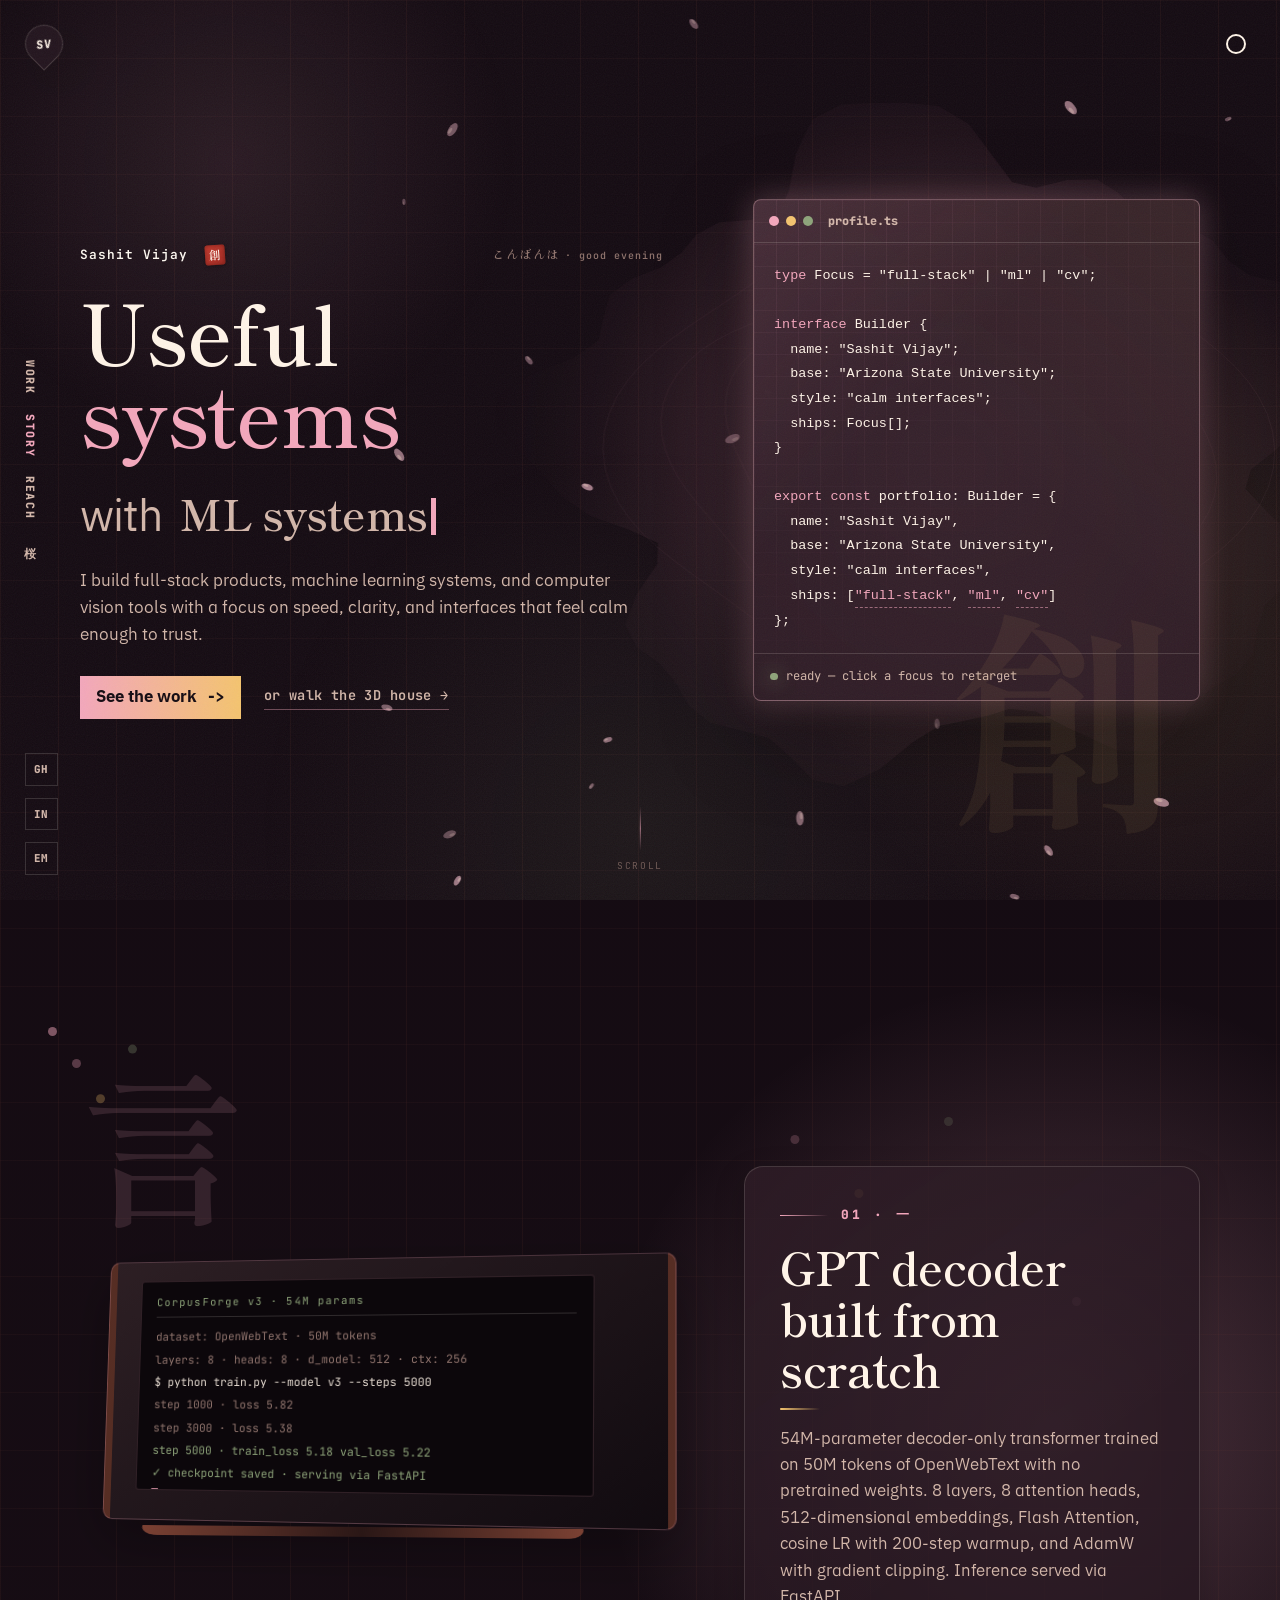
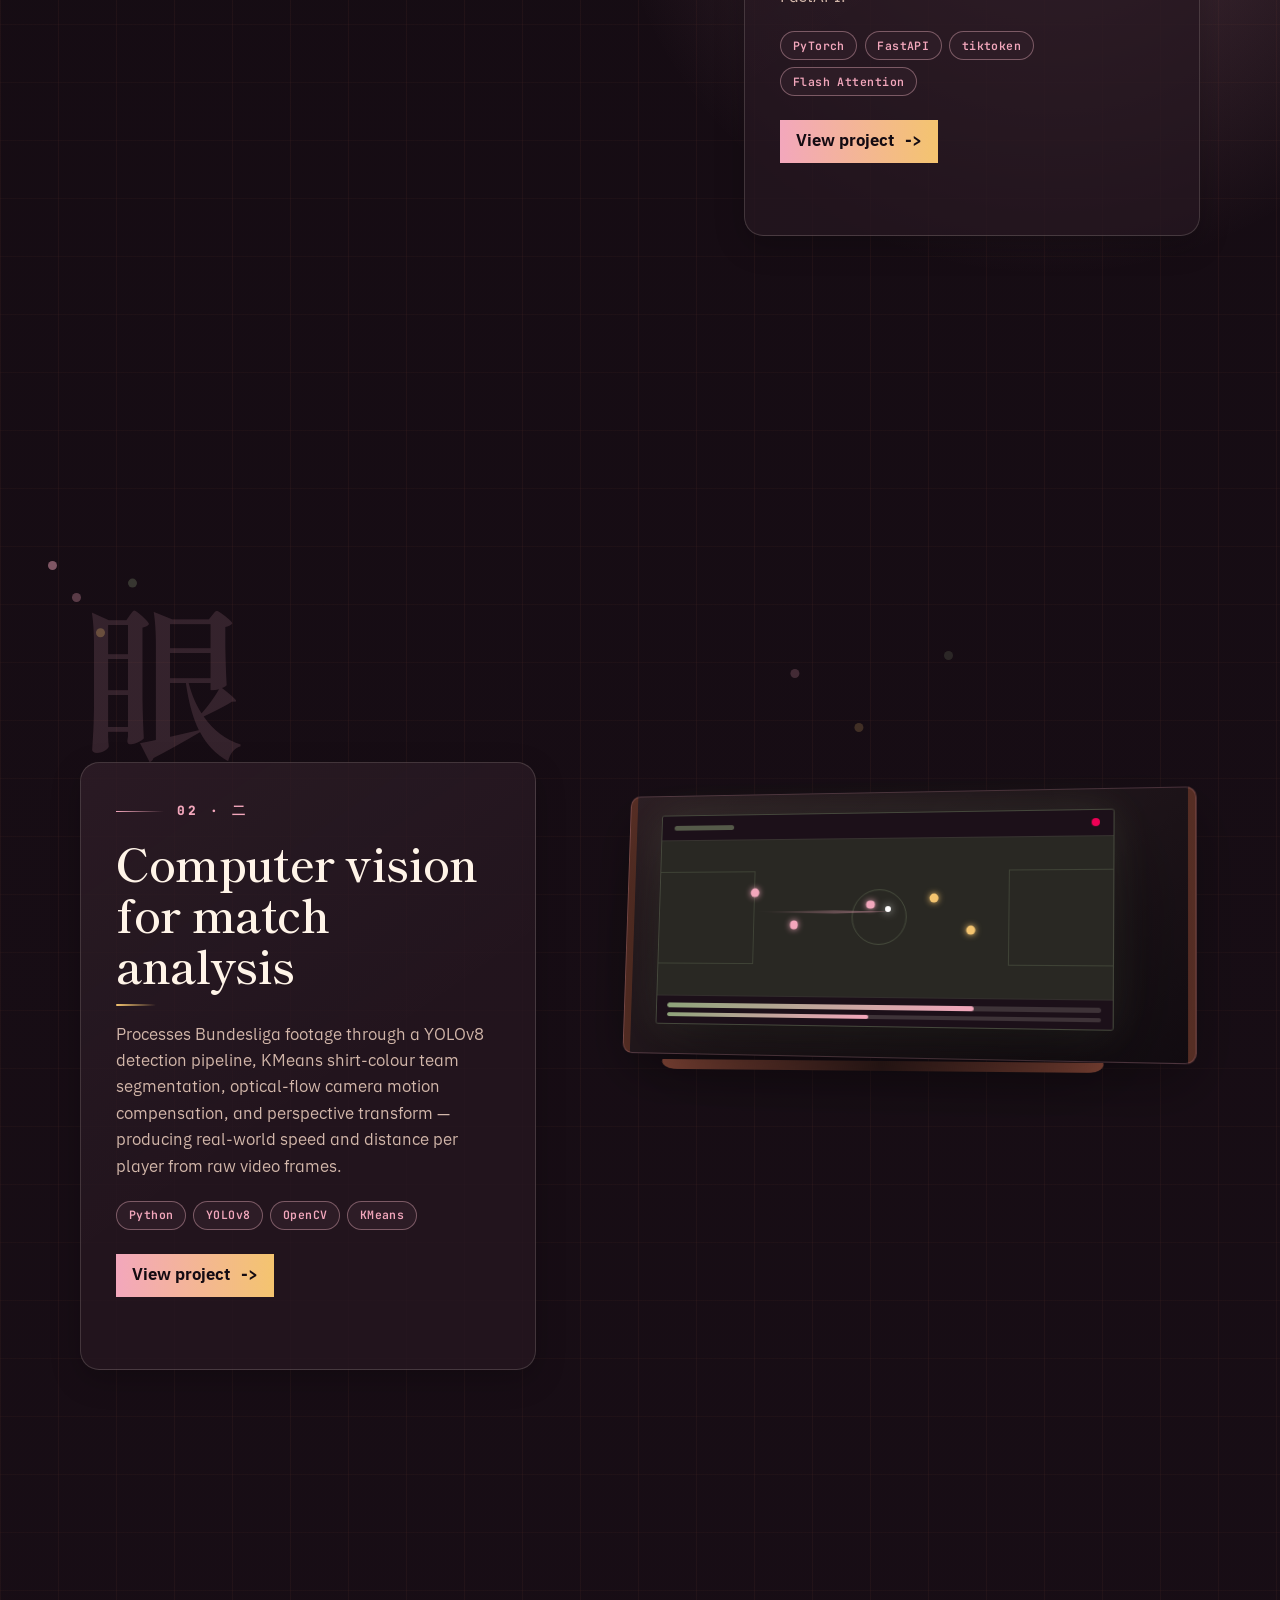
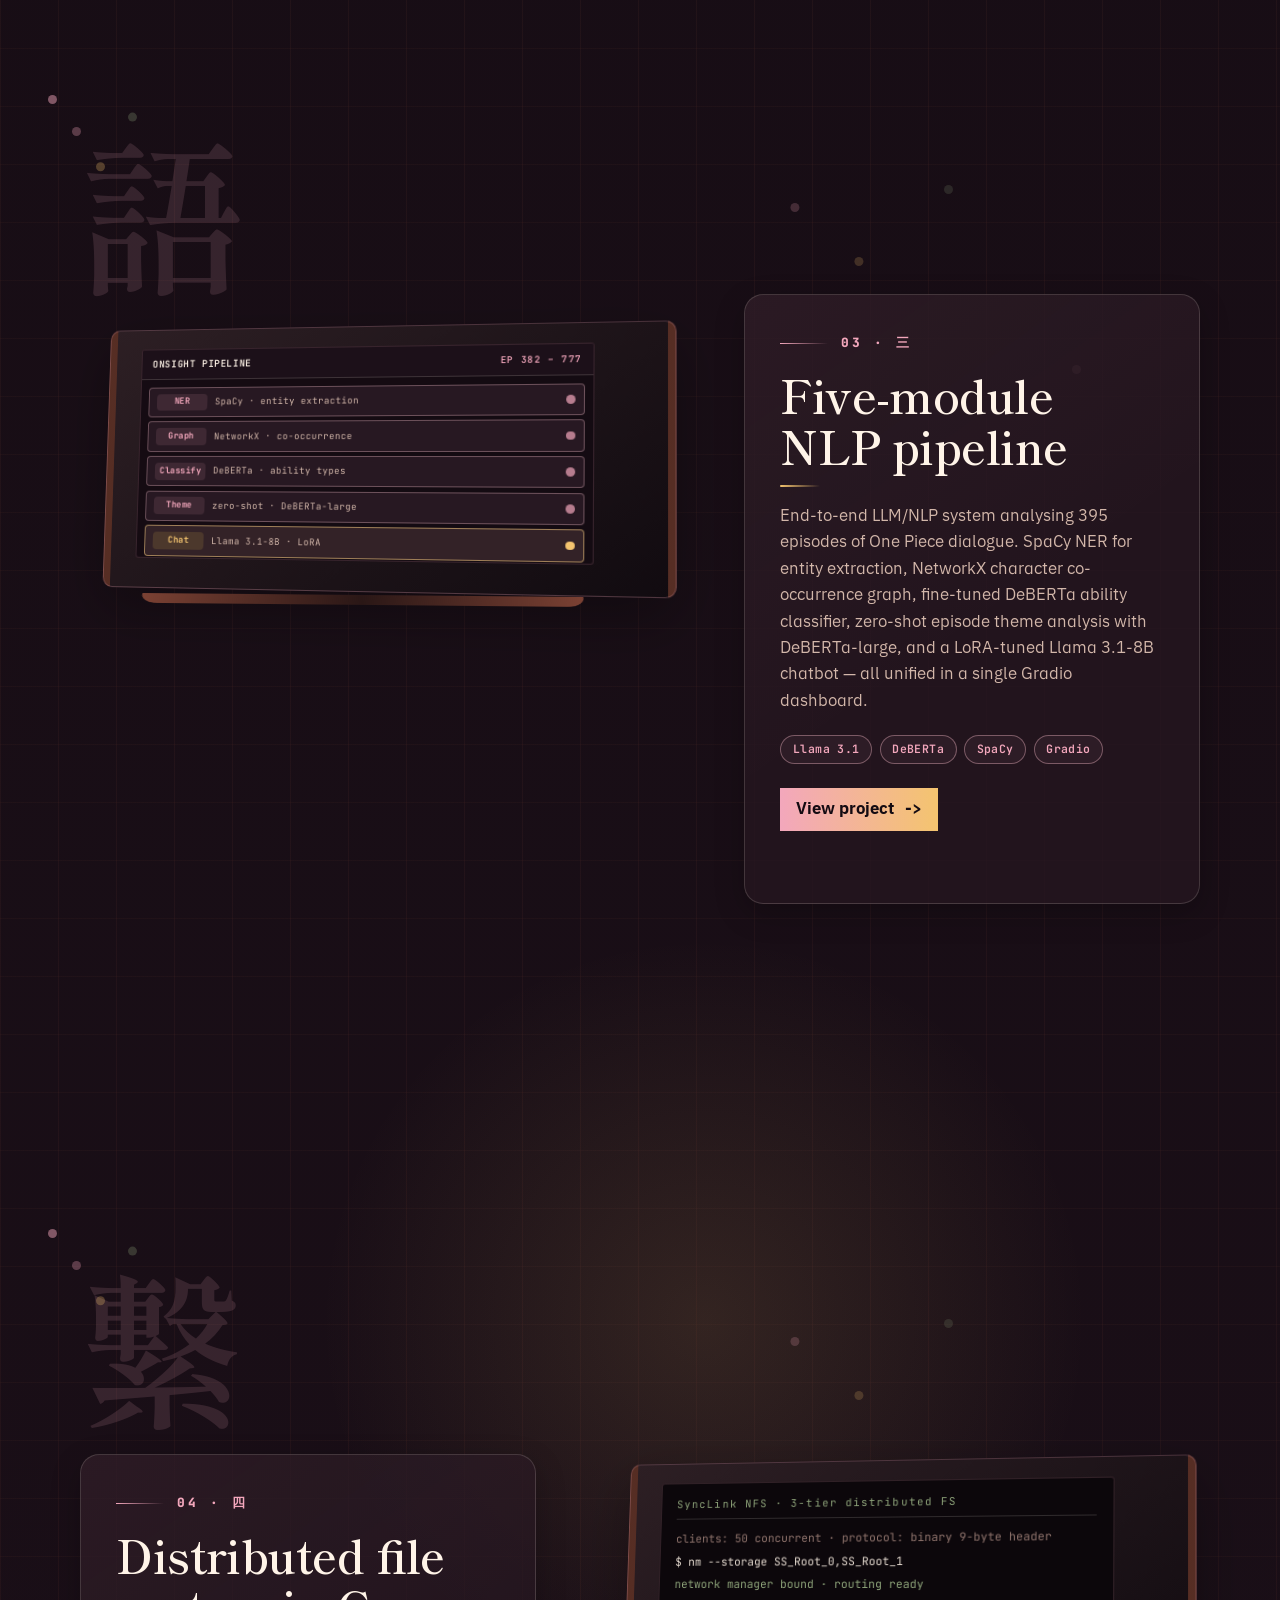
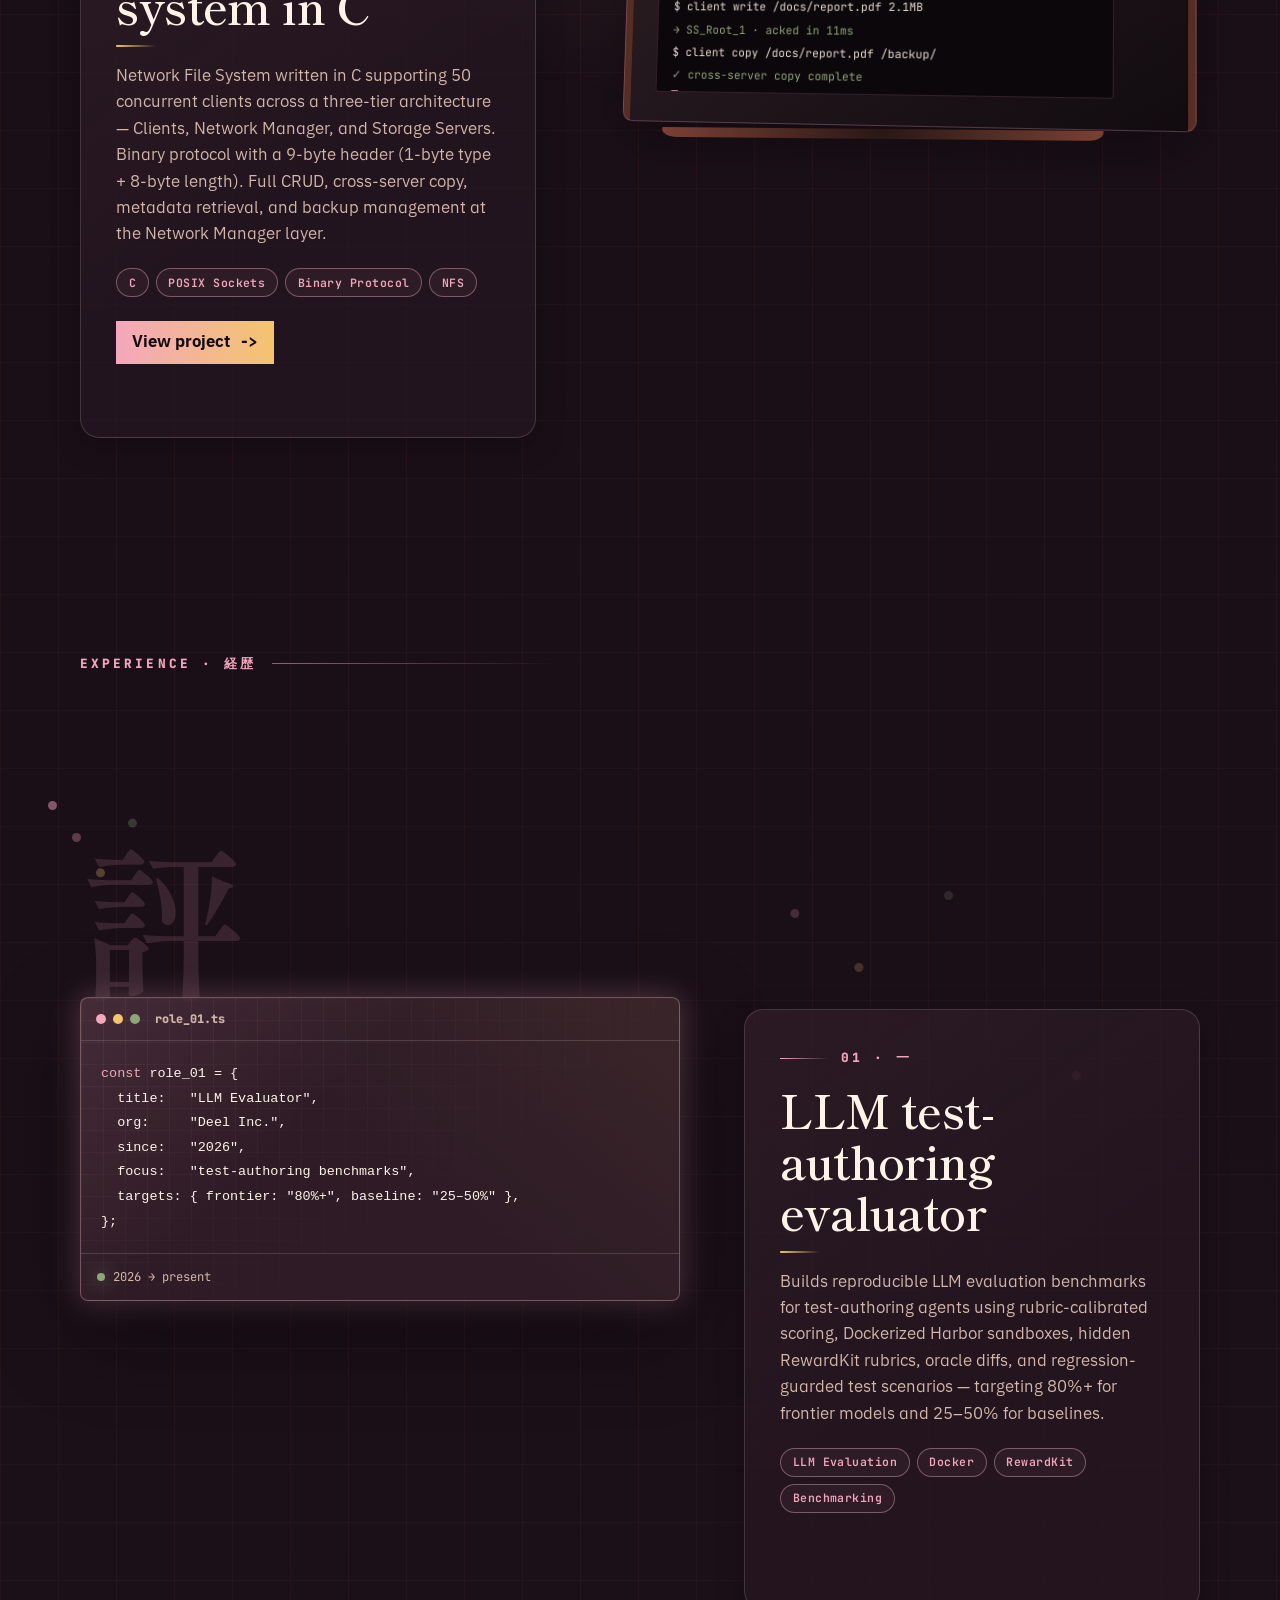
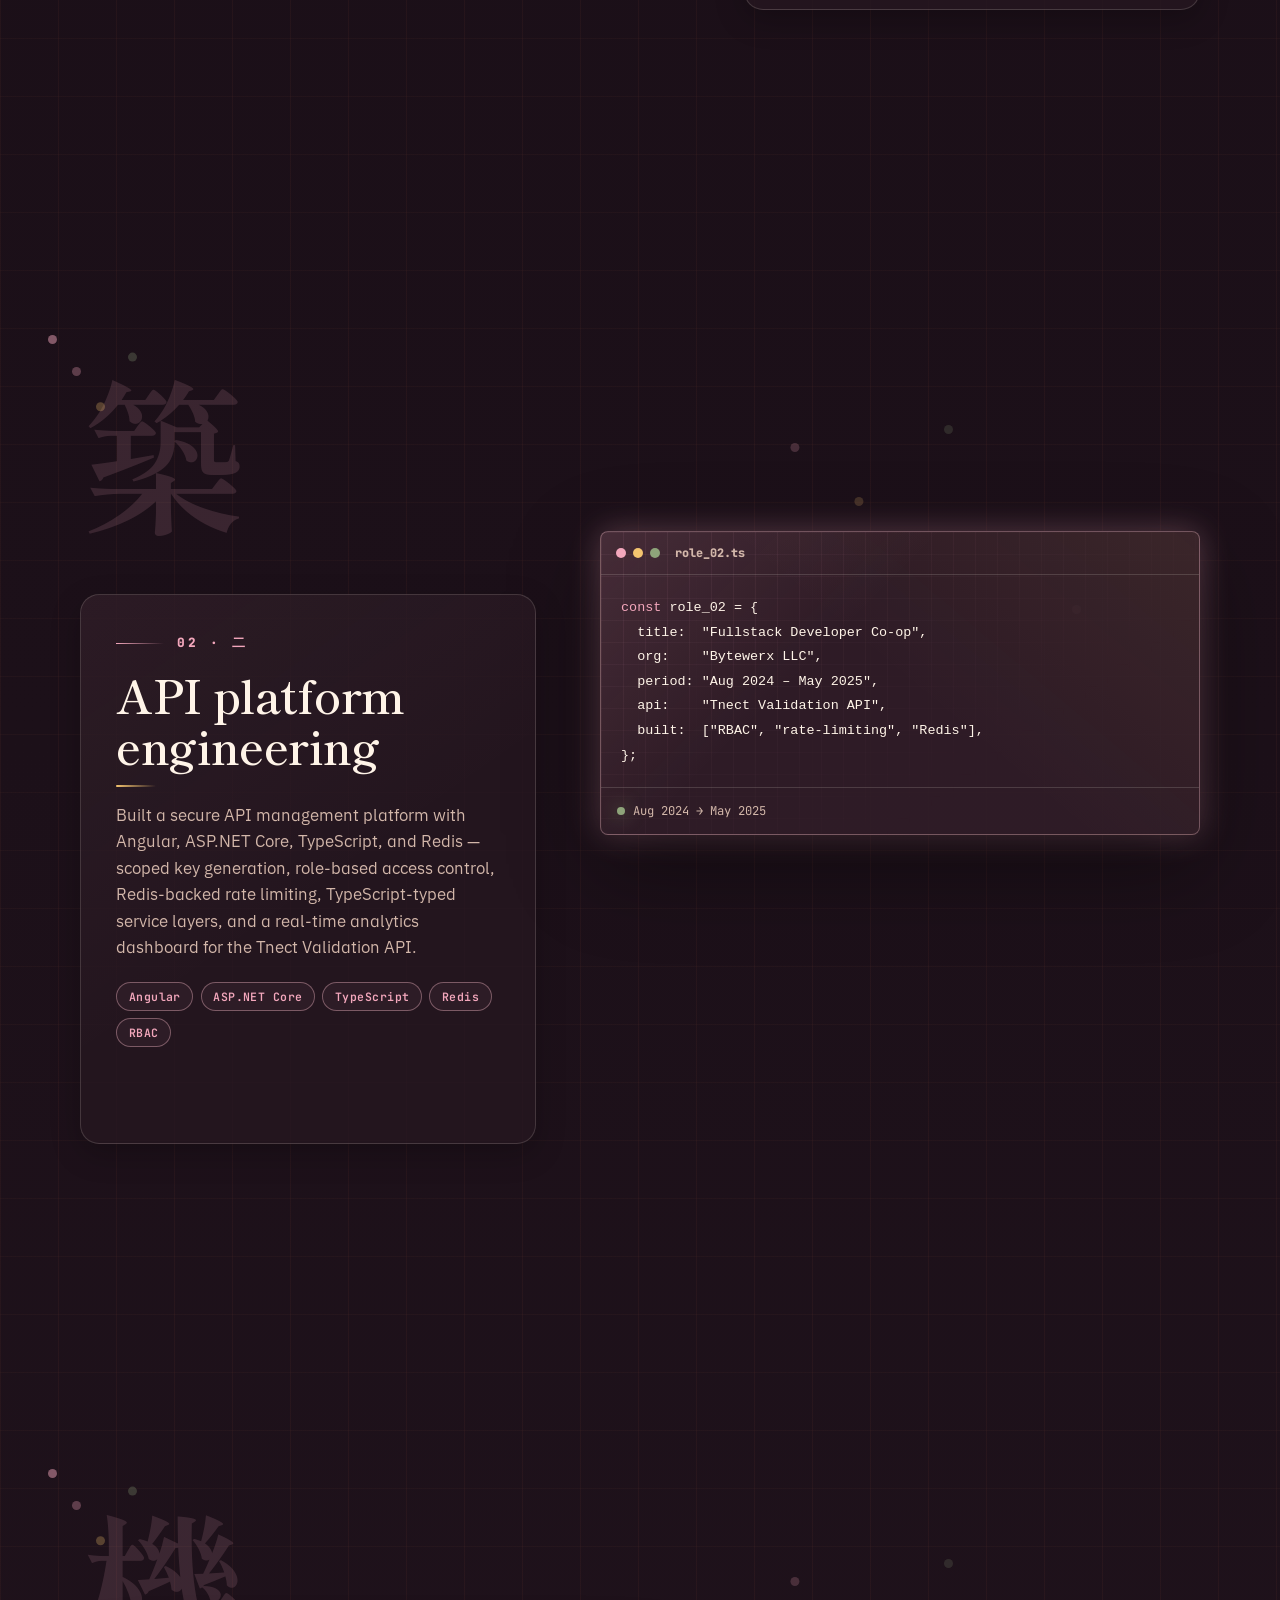
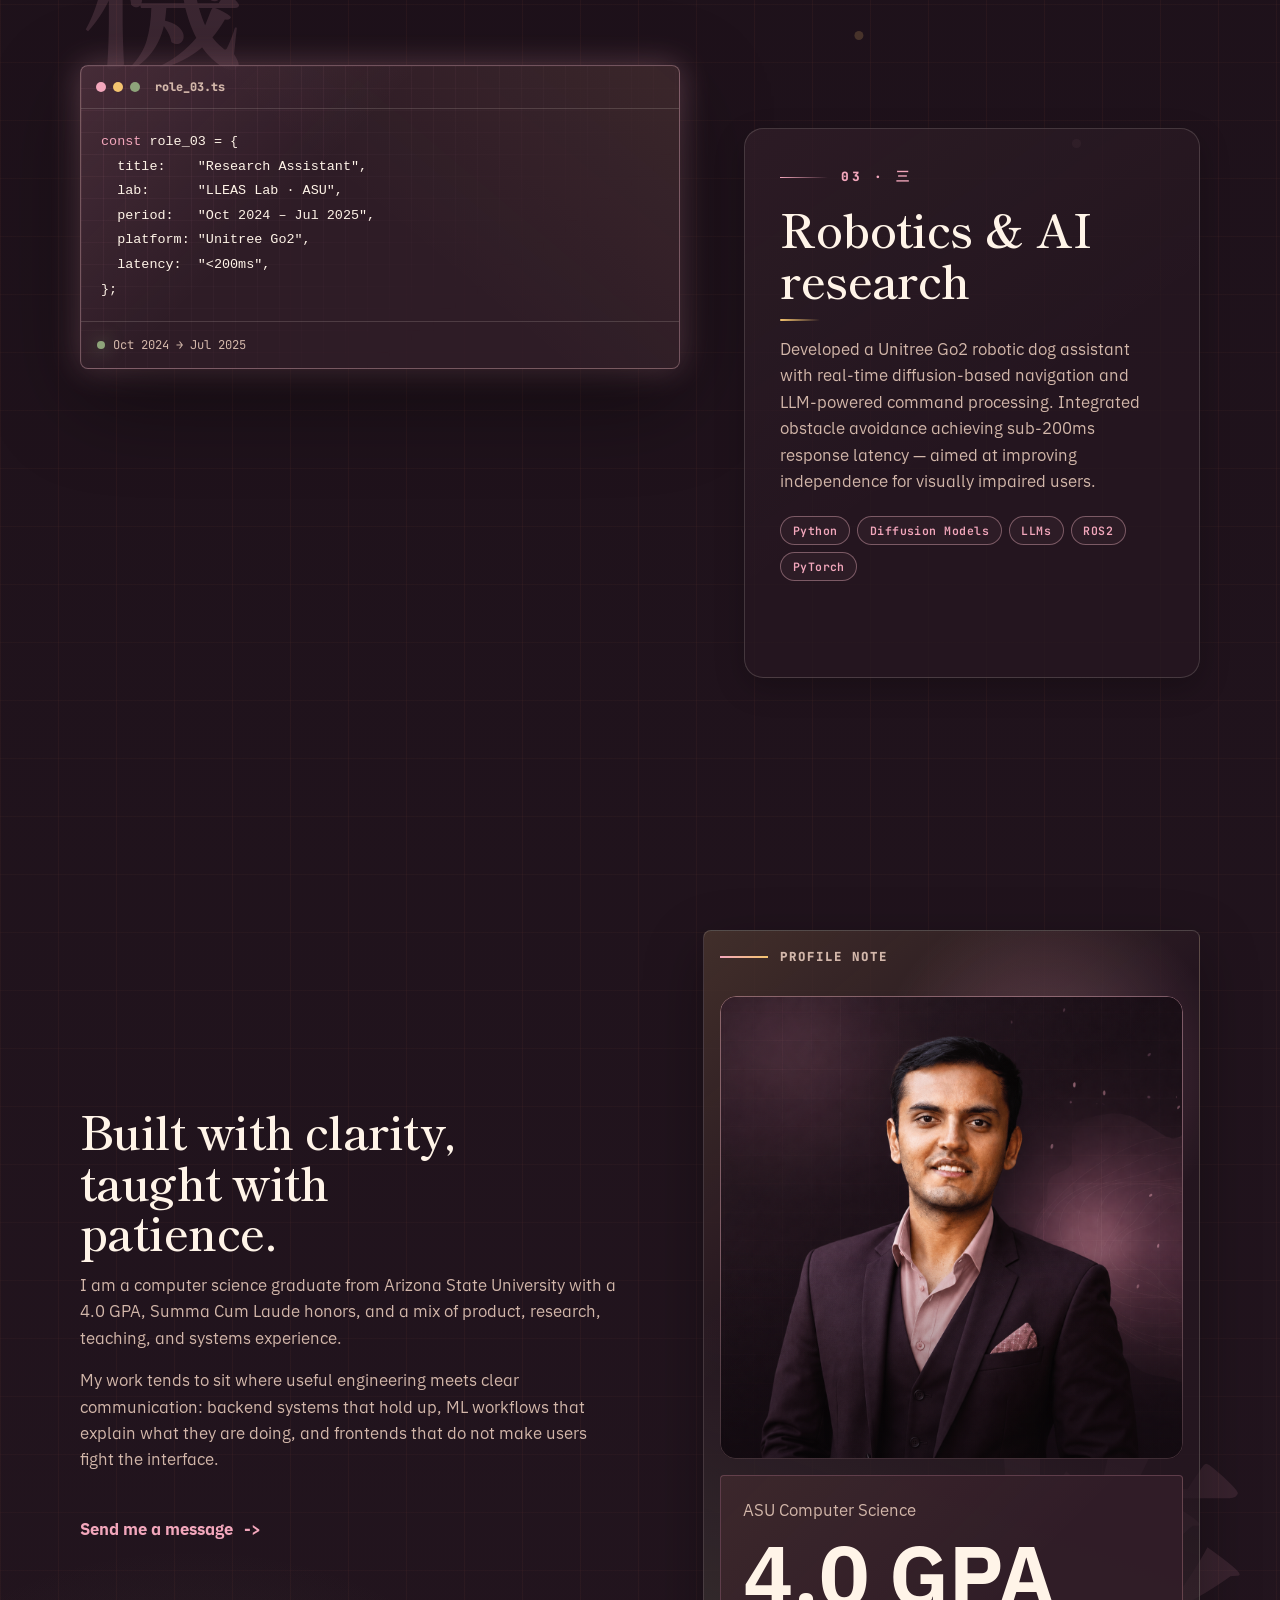
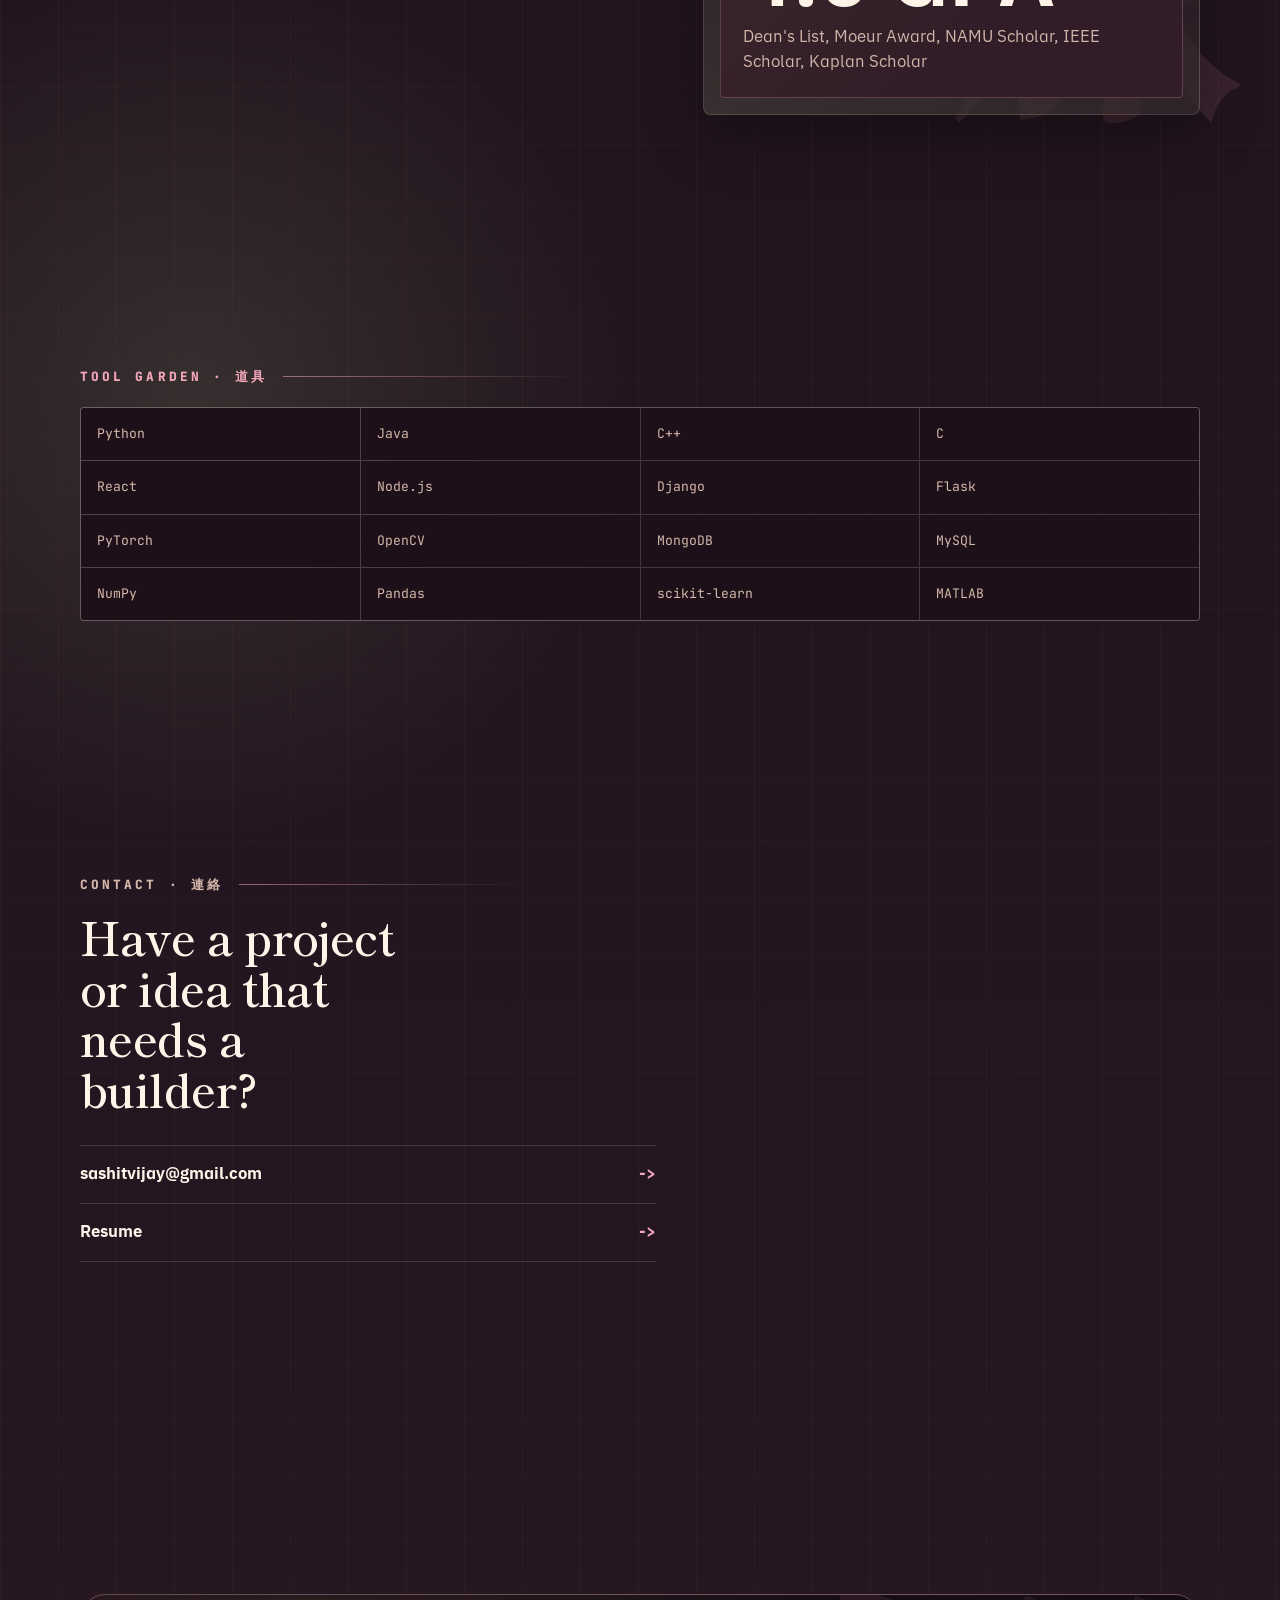
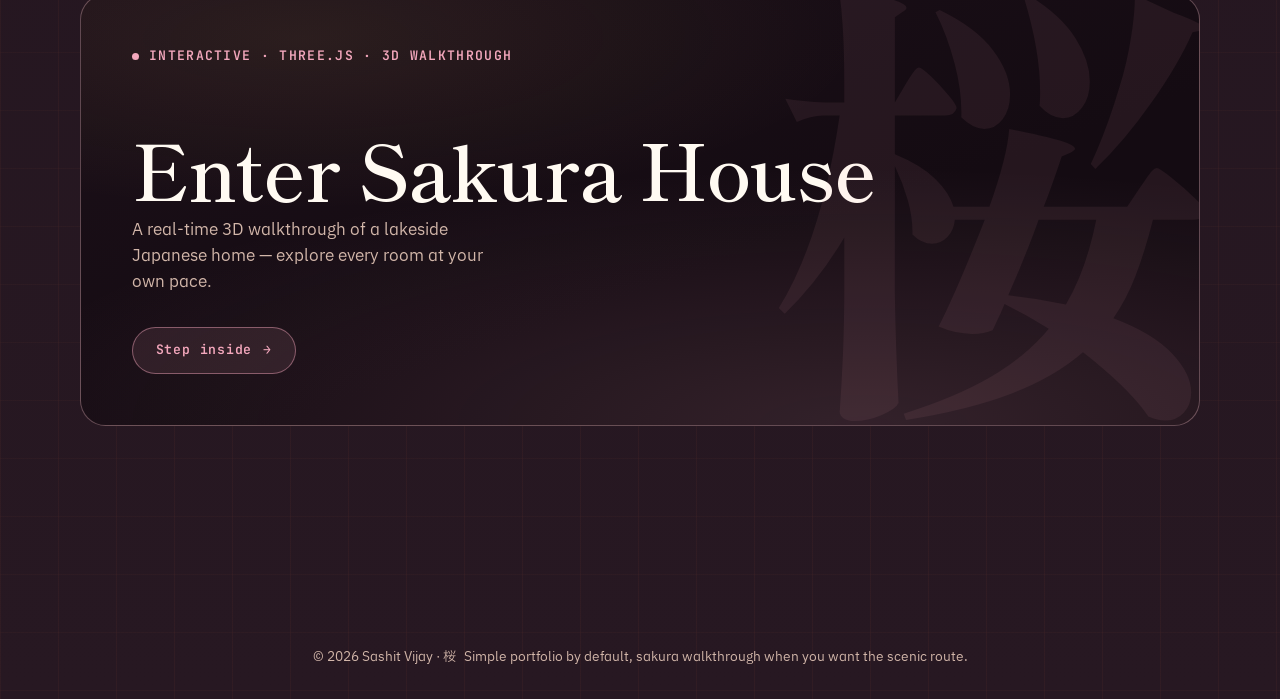
<file: index.html>
<!doctype html>
<html lang="en">
  <head>
    <meta charset="UTF-8" />
    <meta name="viewport" content="width=device-width, initial-scale=1.0" />
    <meta
      name="description"
      content="Sashit Vijay - full-stack developer, machine learning engineer, and computer vision builder."
    />
    <meta name="color-scheme" content="dark light" />
    <meta name="theme-color" content="#160d14" />
    <title>Sashit Vijay | Developer Portfolio</title>
    <link rel="preconnect" href="https://fonts.googleapis.com" />
    <link rel="preconnect" href="https://fonts.gstatic.com" crossorigin />
    <link
      href="https://fonts.googleapis.com/css2?family=IBM+Plex+Sans+JP:wght@400;500;600;700&family=JetBrains+Mono:wght@400;500;600&family=Shippori+Mincho:wght@400;500;600;700&family=Zen+Kaku+Gothic+New:wght@400;500;700;900&display=swap"
      rel="stylesheet"
    />
    <link rel="stylesheet" href="./src/portfolio.css" />
  </head>
  <body id="top">
    <a class="skip-link" href="#main-content">Skip to main content</a>
    <canvas class="hero-blob" id="heroCanvas" aria-hidden="true"></canvas>

    <a class="logo-mark" href="#intro" aria-label="Sashit Vijay home">
      <span>SV</span>
    </a>
    <button class="theme-toggle" id="themeToggle" type="button" aria-label="Toggle color theme">
      <span aria-hidden="true"></span>
    </button>

    <nav class="edge-nav" aria-label="Primary navigation">
      <a href="#project-1">Work</a>
      <a href="#details">Story</a>
      <a href="#contact">Reach</a>
      <a href="./world.html">桜</a>
    </nav>

    <div class="social-rail" aria-label="Social links">
      <a href="https://github.com/adrynalean" target="_blank" rel="noreferrer" aria-label="GitHub">GH</a>
      <a href="https://www.linkedin.com/in/sashit-vijay-443b18194/" target="_blank" rel="noreferrer" aria-label="LinkedIn">IN</a>
      <a href="mailto:sashitvijay@gmail.com" aria-label="Email">EM</a>
    </div>

    <main id="main-content">
      <section class="hero section-shell" id="intro">
        <div class="hero-copy">
          <div class="hero-eyebrow">
            <span class="hero-name">Sashit Vijay</span>
            <span class="hanko" aria-hidden="true">創</span>
            <span class="hero-greet" id="heroGreet"></span>
          </div>
          <h1>
            <span>Useful <em class="h1-accent">systems</em></span>
            <span class="role-row"><em class="role-prefix">with</em> <span id="roleWord">full-stack craft</span></span>
          </h1>
          <p class="hero-summary">
            I build full-stack products, machine learning systems, and computer vision tools
            with a focus on speed, clarity, and interfaces that feel calm enough to trust.
          </p>
          <div class="hero-cta-row">
            <a class="scroll-cta" href="#project-1">See the work</a>
            <a class="cta-ghost" href="./world.html">or walk the 3D house →</a>
          </div>
        </div>

        <aside class="code-window reveal" aria-label="TypeScript profile card">
          <div class="code-topbar">
            <span></span><span></span><span></span>
            <strong>profile.ts</strong>
          </div>
          <pre><code><span class="code-muted">type</span> Focus = "full-stack" | "ml" | "cv";

<span class="code-muted">interface</span> Builder {
  name: "Sashit Vijay";
  base: "Arizona State University";
  style: "calm interfaces";
  ships: Focus[];
}

<span class="code-muted">export const</span> portfolio: Builder = {
  name: "Sashit Vijay",
  base: "Arizona State University",
  style: "calm interfaces",
  ships: [<button class="ship-link" type="button" data-role="full-stack craft">"full-stack"</button>, <button class="ship-link" type="button" data-role="ML systems">"ml"</button>, <button class="ship-link" type="button" data-role="computer vision">"cv"</button>]
};</code></pre>
          <p class="code-status"><span></span>ready — click a focus to retarget</p>
        </aside>
        <a class="scroll-indicator" href="#project-1" aria-label="Scroll to projects"></a>
      </section>

      <section class="project-section section-shell" id="project-1">
        <p class="decor-type" aria-hidden="true">言</p>
        <div class="project-visual laptop-mockup reveal">
          <div class="screen systems-screen">
            <div class="terminal-prompt">CorpusForge v3 · 54M params</div>
            <div class="terminal-lines">
              <span class="t-muted">dataset: OpenWebText · 50M tokens</span>
              <span class="t-muted">layers: 8 · heads: 8 · d_model: 512 · ctx: 256</span>
              <span class="t-cmd">$ python train.py --model v3 --steps 5000</span>
              <span class="t-muted">step 1000 · loss 5.82</span>
              <span class="t-muted">step 3000 · loss 5.38</span>
              <span class="t-ok">step 5000 · train_loss 5.18  val_loss 5.22</span>
              <span class="t-ok">✓ checkpoint saved · serving via FastAPI</span>
              <span class="t-cursor">█</span>
            </div>
          </div>
        </div>
        <article class="project-copy reveal">
          <p class="project-number"><span></span>01 · 一</p>
          <h2>GPT decoder built from scratch</h2>
          <p>
            54M-parameter decoder-only transformer trained on 50M tokens of OpenWebText
            with no pretrained weights. 8 layers, 8 attention heads, 512-dimensional
            embeddings, Flash Attention, cosine LR with 200-step warmup, and AdamW with
            gradient clipping. Inference served via FastAPI.
          </p>
          <div class="stack-tags" aria-label="CorpusForge tech stack">
            <span>PyTorch</span><span>FastAPI</span><span>tiktoken</span><span>Flash Attention</span>
          </div>
          <a class="project-button" href="https://github.com/adrynalean/CorpusForge" target="_blank" rel="noreferrer">
            View project
          </a>
        </article>
      </section>

      <section class="project-section project-flip section-shell" id="project-2">
        <p class="decor-type" aria-hidden="true">眼</p>
        <div class="project-visual laptop-mockup reveal">
          <div class="screen soccer-screen">
            <div class="soccer-topbar"><span></span><span class="soccer-rec"></span></div>
            <div class="soccer-field">
              <div class="field-lines">
                <span class="field-center"></span>
                <span class="field-box field-box--left"></span>
                <span class="field-box field-box--right"></span>
              </div>
              <span class="player-dot" style="top:34%;left:22%"></span>
              <span class="player-dot" style="top:55%;left:31%"></span>
              <span class="player-dot" style="top:42%;left:48%"></span>
              <span class="player-dot player-dot--opp" style="top:38%;left:62%"></span>
              <span class="player-dot player-dot--opp" style="top:58%;left:70%"></span>
              <span class="player-dot player-dot--ball" style="top:45%;left:52%"></span>
              <span class="track-path"></span>
            </div>
            <div class="soccer-stats">
              <span class="stat-bar"><em style="width:72%"></em></span>
              <span class="stat-bar"><em style="width:48%"></em></span>
            </div>
          </div>
        </div>
        <article class="project-copy reveal">
          <p class="project-number"><span></span>02 · 二</p>
          <h2>Computer vision for match analysis</h2>
          <p>
            Processes Bundesliga footage through a YOLOv8 detection pipeline, KMeans
            shirt-colour team segmentation, optical-flow camera motion compensation,
            and perspective transform — producing real-world speed and distance
            per player from raw video frames.
          </p>
          <div class="stack-tags" aria-label="SoccerSense tech stack">
            <span>Python</span><span>YOLOv8</span><span>OpenCV</span><span>KMeans</span>
          </div>
          <a class="project-button" href="https://github.com/adrynalean/SoccerSense" target="_blank" rel="noreferrer">
            View project
          </a>
        </article>
      </section>

      <section class="project-section section-shell" id="project-3">
        <p class="decor-type" aria-hidden="true">語</p>
        <div class="project-visual laptop-mockup reveal">
          <div class="screen onsight-screen">
            <div class="onsight-header">
              <span>Onsight Pipeline</span>
              <span class="onsight-eps">ep 382 – 777</span>
            </div>
            <div class="onsight-modules">
              <div class="onsight-mod onsight-mod--done">
                <span class="om-tag">NER</span>
                <span class="om-label">SpaCy · entity extraction</span>
                <span class="om-check"></span>
              </div>
              <div class="onsight-mod onsight-mod--done">
                <span class="om-tag">Graph</span>
                <span class="om-label">NetworkX · co-occurrence</span>
                <span class="om-check"></span>
              </div>
              <div class="onsight-mod onsight-mod--done">
                <span class="om-tag">Classify</span>
                <span class="om-label">DeBERTa · ability types</span>
                <span class="om-check"></span>
              </div>
              <div class="onsight-mod onsight-mod--done">
                <span class="om-tag">Theme</span>
                <span class="om-label">zero-shot · DeBERTa-large</span>
                <span class="om-check"></span>
              </div>
              <div class="onsight-mod onsight-mod--active">
                <span class="om-tag">Chat</span>
                <span class="om-label">Llama 3.1-8B · LoRA</span>
                <span class="om-pulse"></span>
              </div>
            </div>
          </div>
        </div>
        <article class="project-copy reveal">
          <p class="project-number"><span></span>03 · 三</p>
          <h2>Five-module NLP pipeline</h2>
          <p>
            End-to-end LLM/NLP system analysing 395 episodes of One Piece dialogue.
            SpaCy NER for entity extraction, NetworkX character co-occurrence graph,
            fine-tuned DeBERTa ability classifier, zero-shot episode theme analysis
            with DeBERTa-large, and a LoRA-tuned Llama 3.1-8B chatbot — all unified
            in a single Gradio dashboard.
          </p>
          <div class="stack-tags" aria-label="Onsight tech stack">
            <span>Llama 3.1</span><span>DeBERTa</span><span>SpaCy</span><span>Gradio</span>
          </div>
          <a class="project-button" href="https://github.com/adrynalean/Onsight" target="_blank" rel="noreferrer">
            View project
          </a>
        </article>
      </section>

      <section class="project-section project-flip section-shell" id="project-4">
        <p class="decor-type" aria-hidden="true">繋</p>
        <div class="project-visual laptop-mockup reveal">
          <div class="screen systems-screen">
            <div class="terminal-prompt">SyncLink NFS · 3-tier distributed FS</div>
            <div class="terminal-lines">
              <span class="t-muted">clients: 50 concurrent · protocol: binary 9-byte header</span>
              <span class="t-cmd">$ nm --storage SS_Root_0,SS_Root_1</span>
              <span class="t-ok">network manager bound · routing ready</span>
              <span class="t-cmd">$ client write /docs/report.pdf  2.1MB</span>
              <span class="t-ok">→ SS_Root_1 · acked in 11ms</span>
              <span class="t-cmd">$ client copy /docs/report.pdf /backup/</span>
              <span class="t-ok">✓ cross-server copy complete</span>
              <span class="t-cursor">█</span>
            </div>
          </div>
        </div>
        <article class="project-copy reveal">
          <p class="project-number"><span></span>04 · 四</p>
          <h2>Distributed file system in C</h2>
          <p>
            Network File System written in C supporting 50 concurrent clients across a
            three-tier architecture — Clients, Network Manager, and Storage Servers.
            Binary protocol with a 9-byte header (1-byte type + 8-byte length). Full
            CRUD, cross-server copy, metadata retrieval, and backup management at the
            Network Manager layer.
          </p>
          <div class="stack-tags" aria-label="SyncLink tech stack">
            <span>C</span><span>POSIX Sockets</span><span>Binary Protocol</span><span>NFS</span>
          </div>
          <a class="project-button" href="https://github.com/adrynalean/SyncLink" target="_blank" rel="noreferrer">
            View project
          </a>
        </article>
      </section>

      <!-- ── Experience ─────────────────────────────────────────────────────── -->
      <div class="exp-intro section-shell" id="experience">
        <p class="section-label reveal">Experience · 経歴</p>
      </div>

      <section class="project-section section-shell" id="exp-1">
        <p class="decor-type" aria-hidden="true">評</p>
        <div class="project-visual reveal">
          <div class="code-window">
            <div class="code-topbar">
              <span></span><span></span><span></span>
              <strong>role_01.ts</strong>
            </div>
            <pre><code><span class="code-muted">const</span> role_01 = {
  title:   "LLM Evaluator",
  org:     "Deel Inc.",
  since:   "2026",
  focus:   "test-authoring benchmarks",
  targets: { frontier: "80%+", baseline: "25–50%" },
};</code></pre>
            <p class="code-status"><span></span>2026 → present</p>
          </div>
        </div>
        <article class="project-copy reveal">
          <p class="project-number"><span></span>01 · 一</p>
          <h2>LLM test-authoring evaluator</h2>
          <p>
            Builds reproducible LLM evaluation benchmarks for test-authoring agents using
            rubric-calibrated scoring, Dockerized Harbor sandboxes, hidden RewardKit rubrics,
            oracle diffs, and regression-guarded test scenarios — targeting 80%+ for frontier
            models and 25–50% for baselines.
          </p>
          <div class="stack-tags" aria-label="Evaluation stack">
            <span>LLM Evaluation</span><span>Docker</span><span>RewardKit</span><span>Benchmarking</span>
          </div>
        </article>
      </section>

      <section class="project-section project-flip section-shell" id="exp-2">
        <p class="decor-type" aria-hidden="true">築</p>
        <div class="project-visual reveal">
          <div class="code-window">
            <div class="code-topbar">
              <span></span><span></span><span></span>
              <strong>role_02.ts</strong>
            </div>
            <pre><code><span class="code-muted">const</span> role_02 = {
  title:  "Fullstack Developer Co-op",
  org:    "Bytewerx LLC",
  period: "Aug 2024 – May 2025",
  api:    "Tnect Validation API",
  built:  ["RBAC", "rate-limiting", "Redis"],
};</code></pre>
            <p class="code-status"><span></span>Aug 2024 → May 2025</p>
          </div>
        </div>
        <article class="project-copy reveal">
          <p class="project-number"><span></span>02 · 二</p>
          <h2>API platform engineering</h2>
          <p>
            Built a secure API management platform with Angular, ASP.NET Core, TypeScript,
            and Redis — scoped key generation, role-based access control, Redis-backed rate
            limiting, TypeScript-typed service layers, and a real-time analytics dashboard
            for the Tnect Validation API.
          </p>
          <div class="stack-tags" aria-label="Dev stack">
            <span>Angular</span><span>ASP.NET Core</span><span>TypeScript</span><span>Redis</span><span>RBAC</span>
          </div>
        </article>
      </section>

      <section class="project-section section-shell" id="exp-3">
        <p class="decor-type" aria-hidden="true">機</p>
        <div class="project-visual reveal">
          <div class="code-window">
            <div class="code-topbar">
              <span></span><span></span><span></span>
              <strong>role_03.ts</strong>
            </div>
            <pre><code><span class="code-muted">const</span> role_03 = {
  title:    "Research Assistant",
  lab:      "LLEAS Lab · ASU",
  period:   "Oct 2024 – Jul 2025",
  platform: "Unitree Go2",
  latency:  "&lt;200ms",
};</code></pre>
            <p class="code-status"><span></span>Oct 2024 → Jul 2025</p>
          </div>
        </div>
        <article class="project-copy reveal">
          <p class="project-number"><span></span>03 · 三</p>
          <h2>Robotics &amp; AI research</h2>
          <p>
            Developed a Unitree Go2 robotic dog assistant with real-time diffusion-based
            navigation and LLM-powered command processing. Integrated obstacle avoidance
            achieving sub-200ms response latency — aimed at improving independence for
            visually impaired users.
          </p>
          <div class="stack-tags" aria-label="Research stack">
            <span>Python</span><span>Diffusion Models</span><span>LLMs</span><span>ROS2</span><span>PyTorch</span>
          </div>
        </article>
      </section>

      <section class="details section-shell" id="details">
        <div class="details-copy reveal">
          <h2>Built with clarity, taught with patience.</h2>
          <p>
            I am a computer science graduate from Arizona State University with a 4.0 GPA,
            Summa Cum Laude honors, and a mix of product, research, teaching, and systems
            experience.
          </p>
          <p>
            My work tends to sit where useful engineering meets clear communication:
            backend systems that hold up, ML workflows that explain what they are doing,
            and frontends that do not make users fight the interface.
          </p>
          <a class="text-link" href="mailto:sashitvijay@gmail.com">Send me a message</a>
        </div>

        <aside class="details-card reveal">
          <p class="card-label"><span></span>Profile note</p>
          <figure class="photo-slot" aria-label="Portrait of Sashit Vijay">
            <img class="photo-img" src="./assets/profile_picture.png" alt="Sashit Vijay" />
          </figure>
          <div class="profile-panel">
            <p>ASU Computer Science</p>
            <strong>4.0 GPA</strong>
            <span>Dean's List, Moeur Award, NAMU Scholar, IEEE Scholar, Kaplan Scholar</span>
          </div>
        </aside>
      </section>

      <section class="stack section-shell" id="stack">
        <p class="section-label reveal">Tool garden · 道具</p>
        <div class="skill-grid reveal" aria-label="Technical skills">
          <span>Python</span>
          <span>Java</span>
          <span>C++</span>
          <span>C</span>
          <span>React</span>
          <span>Node.js</span>
          <span>Django</span>
          <span>Flask</span>
          <span>PyTorch</span>
          <span>OpenCV</span>
          <span>MongoDB</span>
          <span>MySQL</span>
          <span>NumPy</span>
          <span>Pandas</span>
          <span>scikit-learn</span>
          <span>MATLAB</span>
        </div>
      </section>

      <section class="contact section-shell" id="contact">
        <p class="section-label reveal">Contact · 連絡</p>
        <h2 class="reveal">Have a project or idea that needs a builder?</h2>
        <div class="contact-links reveal">
          <a href="mailto:sashitvijay@gmail.com">sashitvijay@gmail.com</a>
          <a href="./assets/SV_CV_26.pdf" target="_blank" rel="noreferrer">Resume</a>
        </div>
      </section>

      <section class="portal-section section-shell" id="portal" aria-label="Enter interactive portfolio">
        <a class="portal-gate reveal" id="portalGate" href="./world.html">
          <p class="portal-eyebrow"><span class="portal-dot" aria-hidden="true"></span>Interactive · Three.js · 3D walkthrough</p>
          <h2 class="portal-title">Enter Sakura House</h2>
          <p class="portal-sub">A real-time 3D walkthrough of a lakeside Japanese home — explore every room at your own pace.</p>
          <span class="portal-cta" aria-hidden="true">
            <span class="portal-cta-text">Step inside</span>
            <span class="portal-cta-arrow">→</span>
          </span>
          <span class="portal-kanji" aria-hidden="true">桜</span>
        </a>
      </section>

    </main>

    <footer class="footer">
      <span>© 2026 Sashit Vijay · 桜</span>
      <span>Simple portfolio by default, sakura walkthrough when you want the scenic route.</span>
    </footer>

    <div class="loading-overlay" id="loadingOverlay" aria-hidden="true" role="status">
      <div class="loading-inner">
        <p class="loading-kanji" aria-hidden="true">桜</p>
        <p class="loading-title">Entering Sakura House</p>
        <div class="loading-track" role="progressbar" aria-valuemin="0" aria-valuemax="100">
          <div class="loading-bar" id="loadingBar"></div>
        </div>
        <p class="loading-hint">Loading scene assets…</p>
      </div>
    </div>

    <script type="module" src="./src/portfolio.js"></script>
  </body>
</html>
</file>
<file: src/portfolio.css>
:root {
  color-scheme: dark;

  /* ---------- Primitive palette (dark / night-garden) ---------- */
  /* Ink: deep plum/night surfaces, darkest -> lightest */
  --ink-0: #0c070b;
  --ink-1: #140b12;
  --ink-2: #1c1019;
  --ink-3: #271822;
  --ink-4: #34202d;
  --ink-5: #432a3a;

  /* Paper: warm cream surfaces, lightest -> darkest (used by light theme) */
  --paper-0: #fff6ea;
  --paper-1: #fbecd9;
  --paper-2: #f3dcc3;
  --paper-3: #e7c8a8;
  --paper-4: #cda886;

  /* Sakura: pink accent, soft -> deep */
  --sakura-soft: #ffd2dd;
  --sakura: #f3a7bc;
  --sakura-deep: #c85f7f;

  /* Lantern: warm gold accent */
  --lantern-soft: #ffd99a;
  --lantern: #f4c46f;
  --lantern-deep: #b7792f;

  /* Moss: muted green accent */
  --moss-soft: #b6c8a3;
  --moss: #8ea47a;
  --moss-deep: #5e7350;

  /* Wood: warm brown structure tone */
  --wood-soft: #a5614c;
  --wood: #7b4133;
  --wood-deep: #4a2620;

  /* ---------- Semantic surfaces (dark) ---------- */
  --bg: var(--ink-1);
  --bg-soft: var(--ink-3);
  --surface-1: var(--ink-1);
  --surface-2: var(--ink-2);
  --surface-3: var(--ink-3);
  --surface-4: var(--ink-4);

  /* ---------- Semantic text ---------- */
  --text: #fff4e8;
  --text-strong: #fffaf2;
  --muted: #d3b7aa;
  --faint: #90746d;
  --line: rgba(255, 244, 232, 0.15);
  --line-strong: rgba(255, 244, 232, 0.28);

  /* ---------- Semantic accents ---------- */
  --accent: var(--sakura);
  --accent-2: var(--lantern);
  --accent-deep: var(--sakura-deep);

  /* ---------- Glass panels ---------- */
  --panel: rgba(39, 24, 33, 0.74);
  --panel-strong: rgba(49, 30, 40, 0.96);

  /* ---------- Shadow + glow ---------- */
  --shadow-soft: 0 10px 30px rgba(0, 0, 0, 0.22);
  --shadow-medium: 0 20px 60px rgba(0, 0, 0, 0.32);
  --shadow-strong: 0 30px 90px rgba(0, 0, 0, 0.42);
  --shadow: var(--shadow-medium);
  --glow-sakura: 0 0 32px color-mix(in srgb, var(--sakura) 32%, transparent);
  --glow-lantern: 0 0 32px color-mix(in srgb, var(--lantern) 32%, transparent);

  /* ---------- Spacing scale (1.5x ratio) ---------- */
  --space-1: 0.25rem;
  --space-2: 0.5rem;
  --space-3: 0.75rem;
  --space-4: 1rem;
  --space-5: 1.5rem;
  --space-6: 2.25rem;
  --space-7: 3.5rem;
  --space-8: 5.5rem;

  /* ---------- Radius ---------- */
  --radius-sm: 0.25rem;
  --radius-md: 0.5rem;
  --radius-lg: 1rem;
  --radius-pill: 999px;

  /* ---------- Motion ---------- */
  --dur-fast: 160ms;
  --dur-base: 220ms;
  --dur-slow: 420ms;
  --dur-reveal: 700ms;
  --ease-out: cubic-bezier(0.22, 1, 0.36, 1);
  --ease-spring: cubic-bezier(0.34, 1.32, 0.64, 1);
  --ease-standard: cubic-bezier(0.4, 0, 0.2, 1);

  /* ---------- Layout ---------- */
  --container: 1120px;
  --container-wide: 1320px;
  --gutter: clamp(1.25rem, 4vw, 4rem);
  --section-y: clamp(5rem, 14vh, 12rem);
  --section-gap: clamp(2rem, 5vw, 5rem);
  --bp-md: 900px;
  --bp-sm: 560px;

  /* ---------- Type ---------- */
  --sans: "IBM Plex Sans JP", "Zen Kaku Gothic New", ui-sans-serif, system-ui, -apple-system, BlinkMacSystemFont,
    "Segoe UI", sans-serif;
  --display: "Zen Kaku Gothic New", "IBM Plex Sans JP", ui-sans-serif, sans-serif;
  --serif: "Shippori Mincho", "Noto Serif JP", Georgia, "Times New Roman", serif;
  --mono: "JetBrains Mono", "SFMono-Regular", Consolas, "Liberation Mono", monospace;
  --japanese: "Shippori Mincho", "Noto Serif JP", serif;
  --type-display: clamp(2.7rem, 6.4vw, 5.6rem);
  --type-h1: clamp(2.2rem, 4.6vw, 4.2rem);
  --type-h2: clamp(1.65rem, 3.6vw, 3.2rem);
  --type-h3: clamp(1.4rem, 2.6vw, 2rem);
  --type-body: clamp(0.98rem, 1.28vw, 1.12rem);
  --type-small: 0.82rem;
  --type-mono: clamp(0.72rem, 1.05vw, 0.9rem);
}

[data-theme="light"] {
  color-scheme: light;

  /* Surfaces shift to paper scale */
  --bg: var(--paper-0);
  --bg-soft: var(--paper-1);
  --surface-1: var(--paper-0);
  --surface-2: var(--paper-1);
  --surface-3: var(--paper-2);
  --surface-4: var(--paper-3);

  /* Text inverts toward ink */
  --text: var(--ink-1);
  --text-strong: var(--ink-0);
  --muted: #6f554c;
  --faint: #9b7f75;
  --line: rgba(36, 23, 18, 0.14);
  --line-strong: rgba(36, 23, 18, 0.26);

  /* Accents shift to their deep variants for AA contrast on light */
  --accent: var(--sakura-deep);
  --accent-2: var(--lantern-deep);
  --accent-deep: #9a3a59;

  --panel: rgba(255, 249, 239, 0.78);
  --panel-strong: rgba(255, 249, 239, 0.96);

  --shadow-soft: 0 10px 30px rgba(95, 55, 34, 0.08);
  --shadow-medium: 0 20px 60px rgba(95, 55, 34, 0.12);
  --shadow-strong: 0 30px 90px rgba(95, 55, 34, 0.18);
  --shadow: var(--shadow-medium);
  --glow-sakura: 0 0 32px color-mix(in srgb, var(--sakura-deep) 22%, transparent);
  --glow-lantern: 0 0 32px color-mix(in srgb, var(--lantern-deep) 22%, transparent);
}

* {
  box-sizing: border-box;
}

html {
  scroll-behavior: smooth;
  -webkit-font-smoothing: antialiased;
  -moz-osx-font-smoothing: grayscale;
  text-rendering: optimizeLegibility;
  font-feature-settings: "kern" 1, "liga" 1, "calt" 1, "ss01" 1;
}

code,
pre,
.code-window,
.project-code,
.terminal-lines,
.skill-grid,
.project-number,
.name-label,
.section-label {
  font-feature-settings: "kern" 1, "liga" 0, "calt" 0;
  font-variant-numeric: tabular-nums;
}

body {
  min-width: 320px;
  margin: 0;
  overflow-x: hidden;
  font-family: var(--sans);
  font-size: 16px;
  line-height: 1.55;
  color: var(--text);
  background:
    linear-gradient(90deg, color-mix(in srgb, var(--wood) 11%, transparent) 1px, transparent 1px),
    linear-gradient(color-mix(in srgb, var(--wood) 8%, transparent) 1px, transparent 1px),
    radial-gradient(circle at 82% 12%, color-mix(in srgb, var(--sakura) 26%, transparent), transparent 28rem),
    radial-gradient(circle at 55% 38%, color-mix(in srgb, var(--lantern) 12%, transparent), transparent 24rem),
    radial-gradient(circle at 15% 84%, color-mix(in srgb, var(--moss) 18%, transparent), transparent 28rem),
    linear-gradient(180deg, var(--surface-1), var(--surface-2) 60%, var(--surface-3) 100%);
  background-size: 58px 58px, 58px 58px, auto, auto, auto, auto;
  transition: background var(--dur-base) var(--ease-standard), color var(--dur-base) var(--ease-standard);
}

body::before {
  content: "";
  position: fixed;
  inset: 0;
  z-index: -2;
  pointer-events: none;
  background:
    radial-gradient(circle at 18% 18%, color-mix(in srgb, var(--sakura) 10%, transparent), transparent 18rem),
    radial-gradient(circle at 90% 68%, color-mix(in srgb, var(--lantern) 11%, transparent), transparent 22rem),
    radial-gradient(circle at 50% 92%, color-mix(in srgb, var(--moss) 8%, transparent), transparent 24rem);
}

body::selection {
  color: var(--bg);
  background: var(--accent);
}

a {
  color: inherit;
  text-decoration: none;
}

button {
  font: inherit;
}

.skip-link {
  position: fixed;
  top: var(--space-4);
  left: var(--space-4);
  z-index: 80;
  transform: translateY(-160%);
  padding: 0.65rem 0.8rem;
  border: 1px solid var(--line);
  background: var(--panel-strong);
  color: var(--text);
  transition: transform var(--dur-fast) var(--ease-out);
}

.skip-link:focus {
  transform: translateY(0);
}

.hero-blob {
  position: fixed;
  top: 0;
  right: 0;
  z-index: -1;
  width: min(72vw, 940px);
  height: 100vh;
  opacity: var(--blob-opacity, 1);
  transition: opacity var(--dur-fast) var(--ease-out);
}

.logo-mark,
.theme-toggle,
.edge-nav,
.social-rail {
  position: fixed;
  z-index: 40;
}

.logo-mark {
  top: 1.55rem;
  left: 1.55rem;
  display: grid;
  width: 2.35rem;
  height: 2.35rem;
  place-items: center;
  border: 1px solid var(--line);
  border-radius: var(--radius-pill) var(--radius-pill) var(--radius-pill) 0;
  color: var(--text);
  font-family: var(--mono);
  font-size: 0.72rem;
  font-weight: 900;
  letter-spacing: 0.04em;
  background: var(--panel);
  box-shadow: var(--shadow);
  transform: rotate(-45deg);
  transition: transform var(--dur-base) var(--ease-spring), box-shadow var(--dur-base) var(--ease-out);
}

.logo-mark:hover {
  transform: rotate(-45deg) scale(1.06);
  box-shadow: var(--shadow-medium), var(--glow-sakura);
}

.logo-mark span {
  transform: rotate(45deg);
}

.theme-toggle {
  top: 1.55rem;
  right: 1.55rem;
  display: grid;
  width: 2.4rem;
  height: 2.4rem;
  place-items: center;
  border: 0;
  border-radius: var(--radius-pill);
  cursor: pointer;
  color: var(--text);
  background: transparent;
}

.theme-toggle span {
  display: block;
  width: 1.25rem;
  height: 1.25rem;
  border: 2px solid currentColor;
  border-radius: var(--radius-pill);
  box-shadow: inset -0.38rem -0.1rem 0 var(--bg);
  transition: transform var(--dur-base) var(--ease-spring);
}

.theme-toggle:hover span {
  transform: rotate(18deg);
}

[data-theme="light"] .theme-toggle span {
  border-width: 0;
  background: currentColor;
  box-shadow: 0 0 0 0.34rem color-mix(in srgb, var(--text) 14%, transparent);
}

.edge-nav {
  top: 50%;
  left: 1.35rem;
  display: grid;
  gap: 1.2rem;
  transform: translateY(-50%);
}

.edge-nav a {
  writing-mode: vertical-rl;
  color: var(--muted);
  font-family: var(--mono);
  font-size: 0.72rem;
  font-weight: 800;
  letter-spacing: 0.14em;
  text-transform: uppercase;
  transition: color var(--dur-fast) var(--ease-out);
}

.edge-nav a:hover,
.edge-nav a.is-active {
  color: var(--accent);
}

.social-rail {
  bottom: 1.55rem;
  left: 1.55rem;
  display: grid;
  gap: 0.75rem;
}

.social-rail a {
  display: grid;
  width: 2.05rem;
  height: 2.05rem;
  place-items: center;
  border: 1px solid var(--line);
  color: var(--muted);
  font-family: var(--mono);
  font-size: 0.68rem;
  font-weight: 900;
  transition: border-color var(--dur-fast) var(--ease-out), color var(--dur-fast) var(--ease-out), transform var(--dur-fast) var(--ease-spring);
}

.social-rail a:hover {
  border-color: var(--accent);
  color: var(--accent);
  transform: translateY(-2px);
}

.section-shell {
  width: min(var(--container), calc(100% - var(--gutter) * 2));
  margin: 0 auto;
}

.section-shell--wide {
  width: min(var(--container-wide), calc(100% - var(--gutter) * 2));
}

.hero {
  position: relative;
  display: grid;
  grid-template-columns: minmax(0, 0.94fr) minmax(310px, 0.72fr);
  gap: clamp(2rem, 7vw, 6rem);
  min-height: 100vh;
  align-items: center;
}

.hero::after {
  content: "創";
  position: absolute;
  bottom: 8%;
  right: 2%;
  z-index: 0;
  color: color-mix(in srgb, var(--accent-2) 7%, transparent);
  font-family: var(--japanese);
  font-size: clamp(8rem, 18vw, 18rem);
  font-weight: 700;
  line-height: 1;
  pointer-events: none;
  user-select: none;
}

.hero-copy {
  width: min(760px, 100%);
  padding-top: 4rem;
}

.code-window {
  position: relative;
  overflow: hidden;
  border: 1px solid color-mix(in srgb, var(--accent) 22%, var(--line));
  border-radius: var(--radius-md);
  background:
    linear-gradient(135deg, color-mix(in srgb, var(--sakura) 12%, transparent), transparent 38%),
    linear-gradient(220deg, color-mix(in srgb, var(--lantern) 6%, transparent), transparent 50%),
    color-mix(in srgb, var(--panel-strong) 92%, transparent);
  box-shadow: var(--shadow-strong), var(--glow-sakura);
  backdrop-filter: blur(18px);
  transition: transform var(--dur-slow) var(--ease-out), box-shadow var(--dur-slow) var(--ease-out);
  transform-style: preserve-3d;
}

.code-window:hover {
  transform: rotateX(-3deg) rotateY(4deg) translateY(-4px);
  box-shadow: var(--shadow-strong), var(--glow-sakura), var(--glow-lantern);
}

.code-window::before {
  content: "";
  position: absolute;
  inset: 0;
  pointer-events: none;
  background:
    linear-gradient(90deg, color-mix(in srgb, var(--accent) 8%, transparent) 1px, transparent 1px),
    linear-gradient(color-mix(in srgb, var(--accent) 6%, transparent) 1px, transparent 1px);
  background-size: 22px 22px;
  mask-image: linear-gradient(145deg, black, transparent 72%);
}

.code-topbar {
  position: relative;
  z-index: 1;
  display: flex;
  align-items: center;
  gap: 0.45rem;
  min-height: 2.7rem;
  padding: 0 0.95rem;
  border-bottom: 1px solid var(--line);
  color: var(--muted);
  font-family: var(--mono);
  font-size: 0.74rem;
}

.code-topbar span {
  width: 0.62rem;
  height: 0.62rem;
  border-radius: var(--radius-pill);
  background: var(--accent);
}

.code-topbar span:nth-child(2) {
  background: var(--accent-2);
}

.code-topbar span:nth-child(3) {
  background: var(--moss);
}

.code-topbar strong {
  margin-left: 0.45rem;
  font-weight: 800;
}

.code-window pre {
  position: relative;
  z-index: 1;
  overflow: auto;
  margin: 0;
  padding: 1.25rem;
  color: var(--text);
  font-family: var(--mono);
  font-size: var(--type-mono);
  line-height: 1.68;
}

.code-muted {
  color: var(--accent);
}

.code-status {
  position: relative;
  z-index: 1;
  display: flex;
  align-items: center;
  gap: 0.55rem;
  margin: 0;
  padding: 0.85rem 1rem;
  border-top: 1px solid var(--line);
  color: var(--muted);
  font-family: var(--mono);
  font-size: 0.76rem;
}

.code-status span {
  width: 0.48rem;
  height: 0.48rem;
  border-radius: var(--radius-pill);
  background: var(--moss);
  box-shadow: 0 0 18px color-mix(in srgb, var(--moss) 80%, transparent);
  animation: statusPulse 2.4s var(--ease-standard) infinite;
}

@keyframes statusPulse {
  0%, 100% { opacity: 0.7; }
  50% { opacity: 1; }
}

.name-label,
.section-label,
.project-number {
  margin: 0;
  color: var(--accent);
  font-family: var(--mono);
  font-size: clamp(0.72rem, 1vw, 0.82rem);
  font-weight: 900;
  letter-spacing: 0.24em;
  text-transform: uppercase;
}

/* ── Hero eyebrow ───────────────────────────────── */
.hero-eyebrow {
  display: flex;
  align-items: center;
  gap: 0.85rem;
  margin-bottom: 1.6rem;
  font-family: var(--mono);
  font-size: clamp(0.72rem, 1vw, 0.84rem);
  font-weight: 600;
  letter-spacing: 0.08em;
}

.hero-name {
  color: var(--text-strong);
}

.hero-divider {
  width: 2rem;
  height: 1px;
  background: linear-gradient(90deg, var(--accent), var(--accent-2));
  flex-shrink: 0;
}

.hero-available {
  display: inline-flex;
  align-items: center;
  gap: 0.45rem;
  padding: 0.22rem 0.65rem;
  border: 1px solid color-mix(in srgb, var(--moss) 45%, transparent);
  border-radius: var(--radius-pill);
  background: color-mix(in srgb, var(--moss) 10%, var(--surface-2));
  color: var(--moss);
  font-size: 0.72rem;
  letter-spacing: 0.06em;
}

.hero-available span {
  width: 0.42rem;
  height: 0.42rem;
  border-radius: var(--radius-pill);
  background: var(--moss);
  box-shadow: 0 0 6px var(--moss);
  animation: statusPulse 2.4s var(--ease-standard) infinite;
}

/* ── H1 accent word ─────────────────────────────── */
.h1-accent {
  font-style: normal;
  color: var(--accent);
  -webkit-text-stroke: 0px;
}

h1,
h2,
h3,
p {
  margin-top: 0;
}

h1 {
  max-width: 10.6ch;
  margin: 0.85rem 0 1.45rem;
  font-family: var(--serif);
  font-size: var(--type-display);
  font-weight: 600;
  letter-spacing: -0.015em;
  line-height: 1.0;
  overflow-wrap: break-word;
  font-feature-settings: "kern" 1, "liga" 1, "calt" 1;
}

h1 > span {
  display: block;
}

.role-row {
  display: block;
  margin-top: clamp(1.5rem, 2.6vw, 2.6rem);
  color: var(--muted);
  font-size: 0.52em;
  letter-spacing: -0.02em;
  line-height: 1.2;
}

.role-prefix {
  margin-right: 0.18em;
  font-family: var(--sans);
  font-style: normal;
  font-weight: 400;
  color: var(--muted);
}

#roleWord {
  position: relative;
  display: inline-block;
  min-width: 14ch;
}

#roleWord::after {
  content: "";
  display: inline-block;
  width: 0.12em;
  height: 0.86em;
  margin-left: 0.1em;
  background: var(--accent);
  animation: cursorBlink 820ms steps(2, start) infinite;
  vertical-align: -0.08em;
}

.hero-summary {
  width: min(36rem, 100%);
  margin-bottom: 1.7rem;
  color: var(--muted);
  font-size: var(--type-body);
  line-height: 1.65;
}

.scroll-cta,
.project-button,
.text-link {
  display: inline-flex;
  align-items: center;
  gap: 0.7rem;
  color: var(--bg);
  background: linear-gradient(90deg, var(--accent), var(--accent-2));
  font-weight: 900;
  transition: transform var(--dur-base) var(--ease-spring), box-shadow var(--dur-base) var(--ease-out), filter var(--dur-base) var(--ease-out);
}

.scroll-cta,
.project-button {
  min-height: 2.7rem;
  padding: 0 1rem;
}

.scroll-cta:hover,
.project-button:hover {
  transform: translateY(-2px);
  box-shadow: var(--shadow-soft), var(--glow-sakura);
  filter: brightness(1.05);
}

.scroll-cta::after,
.project-button::after,
.text-link::after {
  content: "->";
  transition: transform var(--dur-base) var(--ease-spring);
}

.scroll-cta:hover::after,
.project-button:hover::after,
.text-link:hover::after {
  transform: translateX(0.3rem);
}

.scroll-indicator {
  position: absolute;
  bottom: 1.65rem;
  left: 50%;
  display: flex;
  flex-direction: column;
  align-items: center;
  gap: 0.5rem;
  transform: translateX(-50%);
  color: var(--faint);
  font-family: var(--mono);
  font-size: 0.6rem;
  letter-spacing: 0.18em;
  text-transform: uppercase;
  opacity: 0.7;
  transition: opacity var(--dur-fast) var(--ease-out);
}

.scroll-indicator:hover {
  opacity: 1;
}

.scroll-indicator::before {
  content: "";
  display: block;
  width: 1px;
  height: 2.8rem;
  background: linear-gradient(to bottom, transparent, var(--accent), transparent);
  animation: scrollLine 2s var(--ease-standard) infinite;
}

.scroll-indicator::after {
  content: "scroll";
}

@keyframes scrollLine {
  0%   { transform: scaleY(0); transform-origin: top; opacity: 0; }
  40%  { transform: scaleY(1); transform-origin: top; opacity: 1; }
  60%  { transform: scaleY(1); transform-origin: bottom; opacity: 1; }
  100% { transform: scaleY(0); transform-origin: bottom; opacity: 0; }
}

.project-section {
  position: relative;
  display: grid;
  min-height: 118vh;
  grid-template-columns: minmax(0, 1.08fr) minmax(320px, 0.82fr);
  gap: var(--section-gap);
  align-items: center;
  padding: var(--section-y) 0;
}

.project-section::before {
  content: "";
  position: absolute;
  inset: 12% auto auto -2rem;
  width: 0.55rem;
  height: 0.55rem;
  border-radius: var(--radius-pill);
  background: var(--accent);
  box-shadow:
    1.5rem 2rem 0 color-mix(in srgb, var(--accent) 64%, transparent),
    3rem 4.2rem 0 color-mix(in srgb, var(--accent-2) 58%, transparent),
    5rem 1.1rem 0 color-mix(in srgb, var(--moss) 58%, transparent),
    58vw 12vh 0 color-mix(in srgb, var(--accent) 42%, transparent),
    63vw 18vh 0 color-mix(in srgb, var(--accent-2) 40%, transparent),
    70vw 10vh 0 color-mix(in srgb, var(--moss) 38%, transparent),
    80vw 30vh 0 color-mix(in srgb, var(--accent) 32%, transparent);
  opacity: 0.48;
}

.project-section + .project-section {
  margin-top: 8vh;
}

.project-flip {
  grid-template-columns: minmax(320px, 0.82fr) minmax(0, 1.08fr);
}

.project-flip .project-visual {
  order: 2;
}

.decor-type {
  position: absolute;
  top: 15%;
  left: 0;
  z-index: -1;
  margin: 0;
  color: color-mix(in srgb, var(--accent) 14%, transparent);
  font-family: var(--japanese);
  font-size: clamp(4.8rem, 13vw, 12rem);
  font-style: normal;
  font-weight: 600;
  letter-spacing: 0;
  line-height: 1;
  white-space: nowrap;
  user-select: none;
}

.project-visual {
  position: relative;
  min-height: 26rem;
  perspective: 1100px;
  transform-style: preserve-3d;
  transition:
    transform 0.24s var(--ease-out),
    filter 0.24s var(--ease-out);
  will-change: transform;
}

.project-visual:hover {
  transform: translateY(-0.45rem);
  filter: drop-shadow(0 0 42px color-mix(in srgb, var(--accent) 16%, transparent));
}

.laptop-mockup::before {
  content: "";
  position: absolute;
  inset: 8% 2% auto;
  height: 64%;
  border: 1px solid color-mix(in srgb, var(--accent) 24%, transparent);
  border-radius: 0.65rem;
  background:
    linear-gradient(90deg, color-mix(in srgb, var(--wood) 70%, #000) 0 0.45rem, transparent 0.45rem calc(100% - 0.45rem), color-mix(in srgb, var(--wood) 70%, #000) calc(100% - 0.45rem)),
    linear-gradient(145deg, #2d1f24, #110b10);
  box-shadow: var(--shadow);
  transform: rotateX(4deg) rotateY(-9deg) rotateZ(1deg);
  transition:
    border-color 0.24s var(--ease-out),
    box-shadow 0.24s var(--ease-out),
    transform 0.24s var(--ease-out);
}

.laptop-mockup::after {
  content: "";
  position: absolute;
  left: 10%;
  right: 16%;
  top: 72%;
  height: 1.1rem;
  border-radius: 0 0 2rem 2rem;
  background: linear-gradient(90deg, var(--wood), #2a1716 50%, var(--wood));
  transform: rotateX(62deg) rotateZ(1deg);
  transition:
    filter 0.24s var(--ease-out),
    transform 0.24s var(--ease-out);
}

.laptop-mockup:hover::before {
  border-color: color-mix(in srgb, var(--accent) 42%, transparent);
  box-shadow: var(--shadow-medium), 0 0 48px color-mix(in srgb, var(--accent) 14%, transparent);
  transform: rotateX(3deg) rotateY(-7deg) rotateZ(0.5deg) translateY(-0.18rem);
}

.laptop-mockup:hover::after {
  filter: brightness(1.08);
  transform: rotateX(62deg) rotateZ(0.5deg) translateY(-0.08rem);
}

.screen {
  position: absolute;
  top: 13%;
  left: 8%;
  z-index: 1;
  width: 77%;
  height: 52%;
  overflow: hidden;
  border: 1px solid color-mix(in srgb, var(--accent) 16%, transparent);
  border-radius: 0.2rem;
  background: color-mix(in srgb, var(--bg-soft) 92%, #000);
  transform: rotateX(4deg) rotateY(-9deg) rotateZ(1deg);
  transition:
    border-color 0.24s var(--ease-out),
    transform 0.24s var(--ease-out),
    filter 0.24s var(--ease-out);
}

.laptop-mockup:hover .screen {
  border-color: color-mix(in srgb, var(--accent-2) 36%, transparent);
  filter: brightness(1.08) saturate(1.06);
  transform: rotateX(3deg) rotateY(-7deg) rotateZ(0.5deg) translateY(-0.18rem);
}

/* ── Thred mockup ───────────────────────────────── */
.thred-screen {
  display: grid;
  grid-template-rows: auto 1fr;
  background: color-mix(in srgb, var(--ink-1) 96%, transparent);
  overflow: hidden;
}

.thred-topbar {
  display: flex;
  align-items: center;
  gap: 0.5rem;
  height: 1.6rem;
  padding: 0 0.7rem;
  background: var(--ink-2);
  border-bottom: 1px solid var(--line);
}

.thred-logo {
  width: 0.7rem;
  height: 0.7rem;
  border-radius: var(--radius-pill);
  background: var(--sakura);
  flex-shrink: 0;
}

.thred-topbar span:not(.thred-logo) {
  height: 0.35rem;
  border-radius: var(--radius-pill);
  background: var(--line);
}

.thred-topbar span:nth-child(2) { width: 3rem; }
.thred-topbar span:nth-child(3) { width: 2rem; margin-left: auto; }

.thred-body {
  display: grid;
  grid-template-columns: 1.8rem 1fr;
  overflow: hidden;
}

.thred-sidebar {
  display: grid;
  align-content: start;
  gap: 0.55rem;
  padding: 0.6rem 0.3rem;
  background: var(--ink-2);
  border-right: 1px solid var(--line);
}

.thred-nav-item {
  height: 1rem;
  border-radius: var(--radius-sm);
  background: color-mix(in srgb, var(--accent) 20%, transparent);
}

.thred-nav-active {
  background: color-mix(in srgb, var(--sakura) 55%, transparent);
}

.thred-feed {
  display: grid;
  align-content: start;
  gap: 0.45rem;
  padding: 0.55rem;
  overflow: hidden;
}

.thred-card {
  display: grid;
  gap: 0.3rem;
  padding: 0.5rem;
  border: 1px solid var(--line);
  border-radius: var(--radius-sm);
  background: var(--ink-3);
}

.thred-card--ai {
  border-color: color-mix(in srgb, var(--sakura) 38%, transparent);
  background: color-mix(in srgb, var(--sakura) 8%, var(--ink-3));
}

.thred-ai-badge {
  width: 2rem;
  height: 0.3rem;
  border-radius: var(--radius-pill);
  background: var(--sakura);
  opacity: 0.7;
}

.thred-card span:not(.thred-ai-badge) {
  display: block;
  height: 0.38rem;
  border-radius: var(--radius-pill);
  background: var(--line);
}

.thred-card span:first-of-type:not(.thred-ai-badge) { width: 90%; }
.thred-card span:nth-of-type(2):not(.thred-ai-badge) { width: 75%; }
.thred-short { width: 55% !important; }

/* ── SoccerSense mockup ─────────────────────────── */
.soccer-screen {
  display: grid;
  grid-template-rows: 1.6rem 1fr auto;
  background: color-mix(in srgb, var(--ink-1) 98%, transparent);
  border-color: color-mix(in srgb, var(--moss) 40%, transparent);
  box-shadow: var(--shadow-strong), 0 0 40px color-mix(in srgb, var(--moss) 18%, transparent);
}

.soccer-topbar {
  display: flex;
  align-items: center;
  gap: 0.5rem;
  padding: 0 0.8rem;
  background: var(--ink-2);
  border-bottom: 1px solid color-mix(in srgb, var(--moss) 24%, transparent);
}

.soccer-topbar span:first-child {
  height: 0.35rem;
  width: 4rem;
  border-radius: var(--radius-pill);
  background: color-mix(in srgb, var(--moss) 50%, transparent);
}

.soccer-rec {
  width: 0.5rem;
  height: 0.5rem;
  border-radius: var(--radius-pill);
  background: #e05;
  margin-left: auto;
  animation: recPulse 1.4s ease-in-out infinite;
}

@keyframes recPulse {
  0%, 100% { opacity: 1; }
  50% { opacity: 0.3; }
}

.soccer-field {
  position: relative;
  background: color-mix(in srgb, var(--moss-deep) 28%, var(--ink-1));
  overflow: hidden;
}

.field-lines {
  position: absolute;
  inset: 0;
}

.field-center {
  position: absolute;
  top: 50%;
  left: 50%;
  width: 3.5rem;
  height: 3.5rem;
  border: 1px solid color-mix(in srgb, var(--moss) 30%, transparent);
  border-radius: var(--radius-pill);
  transform: translate(-50%, -50%);
}

.field-box {
  position: absolute;
  top: 20%;
  height: 60%;
  width: 22%;
  border: 1px solid color-mix(in srgb, var(--moss) 22%, transparent);
}

.field-box--left { left: 0; border-left: none; }
.field-box--right { right: 0; border-right: none; }

.player-dot {
  position: absolute;
  width: 0.55rem;
  height: 0.55rem;
  border-radius: var(--radius-pill);
  background: var(--sakura);
  transform: translate(-50%, -50%);
  box-shadow: 0 0 6px var(--sakura);
}

.player-dot--opp {
  background: var(--lantern);
  box-shadow: 0 0 6px var(--lantern);
}

.player-dot--ball {
  width: 0.38rem;
  height: 0.38rem;
  background: #fff;
  box-shadow: 0 0 8px rgba(255,255,255,0.8);
}

.track-path {
  position: absolute;
  top: 44%;
  left: 22%;
  width: 30%;
  height: 0.5rem;
  background: linear-gradient(90deg, transparent, color-mix(in srgb, var(--sakura) 50%, transparent));
  clip-path: polygon(0 50%, 60% 30%, 100% 50%, 60% 70%);
}

.soccer-stats {
  display: grid;
  gap: 0.3rem;
  padding: 0.45rem 0.7rem;
  background: var(--ink-2);
  border-top: 1px solid color-mix(in srgb, var(--moss) 20%, transparent);
}

.stat-bar {
  display: block;
  height: 0.28rem;
  border-radius: var(--radius-pill);
  background: var(--line);
  overflow: hidden;
}

.stat-bar em {
  display: block;
  height: 100%;
  border-radius: var(--radius-pill);
  background: linear-gradient(90deg, var(--moss), var(--sakura));
  font-style: normal;
}

/* ── SyncLink terminal ──────────────────────────── */
.systems-screen {
  display: grid;
  align-content: start;
  padding: 0.8rem 1rem;
  gap: 0.5rem;
  background: color-mix(in srgb, var(--ink-0) 98%, transparent);
}

.terminal-prompt {
  color: var(--moss);
  font-family: var(--mono);
  font-size: clamp(0.56rem, 0.85vw, 0.72rem);
  letter-spacing: 0.1em;
  border-bottom: 1px solid var(--line);
  padding-bottom: 0.4rem;
  margin-bottom: 0.2rem;
}

.terminal-lines {
  display: grid;
  gap: 0.38rem;
  width: 100%;
  font-family: var(--mono);
  font-size: clamp(0.58rem, 0.9vw, 0.78rem);
  line-height: 1.5;
}

.t-cmd { color: color-mix(in srgb, var(--text) 90%, transparent); }
.t-ok  { color: var(--moss); }
.t-muted { color: var(--faint); }
.t-cursor {
  color: var(--accent);
  animation: cursorBlink 820ms steps(2, start) infinite;
}

/* ── ThreadIt mockup ────────────────────────────── */
.threadit-screen {
  display: grid;
  grid-template-rows: 1.5rem 1fr auto;
  background: color-mix(in srgb, var(--ink-1) 96%, transparent);
  overflow: hidden;
}

.threadit-topbar {
  display: flex;
  align-items: center;
  gap: 0.5rem;
  padding: 0 0.7rem;
  background: var(--ink-2);
  border-bottom: 1px solid var(--line);
}

.threadit-topbar span {
  height: 0.35rem;
  border-radius: var(--radius-pill);
  background: var(--line);
}

.threadit-topbar span:nth-child(1) { width: 2.5rem; }
.threadit-topbar span:nth-child(2) { width: 2rem; }
.ti-tag {
  width: 1.2rem !important;
  margin-left: auto;
  background: color-mix(in srgb, var(--lantern) 50%, transparent) !important;
}

.threadit-posts {
  display: grid;
  align-content: start;
  gap: 0.4rem;
  padding: 0.55rem;
  overflow: hidden;
}

.ti-post {
  display: grid;
  gap: 0.28rem;
  padding: 0.45rem;
  border: 1px solid var(--line);
  border-radius: var(--radius-sm);
  background: var(--ink-3);
}

.ti-post--pinned {
  border-color: color-mix(in srgb, var(--lantern) 36%, transparent);
  background: color-mix(in srgb, var(--lantern) 6%, var(--ink-3));
}

.ti-post span {
  display: block;
  height: 0.35rem;
  border-radius: var(--radius-pill);
  background: var(--line);
}

.ti-post span:first-child { width: 88%; }
.ti-post span:nth-child(2) { width: 68%; }
.ti-short { width: 50% !important; }
.ti-meta { width: 36% !important; background: color-mix(in srgb, var(--lantern) 30%, transparent) !important; }
.ti-send {
  width: 1.5rem !important;
  height: 0.9rem !important;
  background: color-mix(in srgb, var(--lantern) 50%, transparent) !important;
  border-radius: var(--radius-sm) !important;
}

.threadit-compose {
  display: flex;
  align-items: center;
  gap: 0.5rem;
  padding: 0.4rem 0.55rem;
  border-top: 1px solid var(--line);
  background: var(--ink-2);
}

/* ── Onsight pipeline mockup ────────────────────── */
.onsight-screen {
  display: grid;
  grid-template-rows: auto 1fr;
  background: color-mix(in srgb, var(--ink-1) 97%, transparent);
  overflow: hidden;
}

.onsight-header {
  display: flex;
  align-items: center;
  justify-content: space-between;
  padding: 0.45rem 0.7rem;
  background: var(--ink-2);
  border-bottom: 1px solid var(--line);
  color: var(--text);
  font-family: var(--mono);
  font-size: 0.62rem;
  font-weight: 600;
  letter-spacing: 0.06em;
  text-transform: uppercase;
}

.onsight-eps {
  color: var(--accent);
  font-size: 0.58rem;
}

.onsight-modules {
  display: grid;
  align-content: start;
  gap: 0.28rem;
  padding: 0.5rem;
}

.onsight-mod {
  display: grid;
  grid-template-columns: 3.4rem 1fr auto;
  align-items: center;
  gap: 0.5rem;
  padding: 0.36rem 0.5rem;
  border: 1px solid var(--line);
  border-radius: var(--radius-sm);
  background: var(--ink-3);
}

.onsight-mod--done {
  border-color: color-mix(in srgb, var(--accent) 22%, var(--line));
}

.onsight-mod--active {
  border-color: color-mix(in srgb, var(--lantern) 48%, var(--line));
  background: color-mix(in srgb, var(--lantern) 6%, var(--ink-3));
}

.om-tag {
  padding: 0.12rem 0.3rem;
  border-radius: var(--radius-sm);
  background: color-mix(in srgb, var(--accent) 16%, var(--ink-2));
  color: var(--accent);
  font-family: var(--mono);
  font-size: 0.56rem;
  font-weight: 700;
  letter-spacing: 0.06em;
  text-align: center;
}

.onsight-mod--active .om-tag {
  background: color-mix(in srgb, var(--lantern) 22%, var(--ink-2));
  color: var(--lantern);
}

.om-label {
  color: var(--muted);
  font-family: var(--mono);
  font-size: 0.58rem;
  white-space: nowrap;
  overflow: hidden;
  text-overflow: ellipsis;
}

.om-check {
  width: 0.55rem;
  height: 0.55rem;
  border-radius: 50%;
  background: color-mix(in srgb, var(--accent) 70%, transparent);
  flex-shrink: 0;
}

.om-pulse {
  width: 0.55rem;
  height: 0.55rem;
  border-radius: 50%;
  background: var(--lantern);
  flex-shrink: 0;
  animation: recPulse 1.4s ease-in-out infinite;
}

.threadit-compose span:first-child {
  flex: 1;
  height: 0.6rem;
  border-radius: var(--radius-sm);
  background: var(--ink-4);
  border: 1px solid var(--line);
}

.phone-mockup {
  display: grid;
  grid-template-columns: repeat(2, minmax(8rem, 13rem));
  justify-content: center;
  align-items: center;
  gap: 1rem;
}

.phone {
  display: grid;
  gap: 0.8rem;
  height: 25rem;
  padding: 1.3rem 1rem;
  border: 0.65rem solid color-mix(in srgb, var(--wood) 56%, #130a0e);
  border-radius: 2rem;
  background: color-mix(in srgb, var(--bg-soft) 86%, #000);
  box-shadow: var(--shadow);
  transition:
    border-color 0.24s var(--ease-out),
    box-shadow 0.24s var(--ease-out),
    filter 0.24s var(--ease-out),
    transform 0.24s var(--ease-out);
}

.phone-left {
  transform: translateY(2rem) rotate(-6deg);
}

.phone-right {
  transform: translateY(-1rem) rotate(6deg);
}

.phone-mockup:hover .phone {
  border-color: color-mix(in srgb, var(--accent) 44%, var(--wood));
  box-shadow: var(--shadow-medium), 0 0 42px color-mix(in srgb, var(--accent) 12%, transparent);
  filter: brightness(1.08) saturate(1.05);
}

.phone-mockup:hover .phone-left {
  transform: translateY(1.7rem) rotate(-4deg);
}

.phone-mockup:hover .phone-right {
  transform: translateY(-1.35rem) rotate(4deg);
}

.phone span:nth-child(2),
.phone span:nth-child(4) {
  background: color-mix(in srgb, var(--moss) 42%, var(--bg-soft));
}

.project-copy {
  --mouse-x: 50%;
  --mouse-y: 50%;
  --spot-op: 0;

  position: relative;
  align-self: end;
  padding: 2.4rem 2.2rem 2.8rem;
  padding-bottom: max(2.8rem, 13vh - 2.8rem);
  border: 1px solid var(--line);
  border-radius: 1.2rem;
  background:
    linear-gradient(145deg, color-mix(in srgb, var(--sakura) 4%, transparent), transparent 55%),
    var(--panel);
  box-shadow: var(--shadow-soft);
  transform-style: preserve-3d;
  transition:
    box-shadow 0.3s var(--ease-out),
    border-color 0.3s var(--ease-out);
  will-change: transform;
}

.project-copy::before {
  content: "";
  position: absolute;
  inset: 0;
  border-radius: inherit;
  background: radial-gradient(
    26rem circle at var(--mouse-x) var(--mouse-y),
    color-mix(in srgb, var(--sakura) 18%, transparent),
    transparent 68%
  );
  opacity: var(--spot-op);
  transition: opacity 0.4s var(--ease-out);
  pointer-events: none;
  z-index: 0;
}

.project-copy > * {
  position: relative;
  z-index: 1;
}

.project-copy:hover {
  border-color: color-mix(in srgb, var(--accent) 42%, var(--line));
  box-shadow: var(--shadow-medium), 0 0 56px color-mix(in srgb, var(--accent) 16%, transparent);
}

.project-number {
  display: flex;
  align-items: center;
  gap: 0.8rem;
  margin-bottom: 0.2rem;
  color: var(--accent);
}

.project-number span {
  display: inline-block;
  width: 3rem;
  height: 1px;
  background: linear-gradient(90deg, var(--accent), transparent);
}

.project-copy h2 {
  position: relative;
}

.project-copy h2::after {
  content: "";
  display: block;
  width: 2.5rem;
  height: 2px;
  margin-top: 0.9rem;
  background: linear-gradient(90deg, var(--accent-2), transparent);
  border-radius: var(--radius-pill);
}

.project-copy h2,
.details h2,
.contact h2 {
  max-width: 14ch;
  margin: 1rem 0;
  font-family: var(--serif);
  font-size: var(--type-h2);
  font-weight: 600;
  letter-spacing: -0.012em;
  line-height: 1.1;
  overflow-wrap: break-word;
}

.project-copy p:not(.project-number),
.details p,
.contact p {
  max-width: 34rem;
  color: var(--muted);
  line-height: 1.65;
}

/* ── Experience section header ───────────────────────────────────────────── */
.exp-intro {
  padding: clamp(4rem, 10vh, 7rem) 0 0;
}

/* ── Craft details ──────────────────────────────────────────────────────── */
::selection {
  background: var(--accent);
  color: var(--ink-1);
}

/* Hand-pressed paper grain over everything — one composited layer, no JS */
body::after {
  content: "";
  position: fixed;
  inset: 0;
  z-index: 90;
  pointer-events: none;
  opacity: 0.05;
  background-image: url("data:image/svg+xml,%3Csvg xmlns='http://www.w3.org/2000/svg' width='160' height='160'%3E%3Cfilter id='n'%3E%3CfeTurbulence type='fractalNoise' baseFrequency='0.9' numOctaves='2' stitchTiles='stitch'/%3E%3C/filter%3E%3Crect width='160' height='160' filter='url(%23n)'/%3E%3C/svg%3E");
}

/* Vermillion hanko seal — the artist's mark */
.hanko {
  display: inline-grid;
  place-items: center;
  width: 1.7em;
  height: 1.7em;
  margin-left: 0.2rem;
  border-radius: 0.2em;
  background: linear-gradient(135deg, #c43a2e, #a12a22);
  color: #fff3ea;
  font-family: var(--japanese);
  font-size: 0.92em;
  font-weight: 600;
  line-height: 1;
  transform: rotate(-4deg);
  box-shadow:
    inset 0 0 0.35em rgba(60, 8, 4, 0.5),
    0 1px 4px rgba(0, 0, 0, 0.35);
}

/* Section labels carry a long hairline — editorial rhythm */
.section-label {
  display: flex;
  align-items: center;
  gap: 1rem;
}

.section-label::after {
  content: "";
  flex: 1;
  max-width: 18rem;
  height: 1px;
  background: linear-gradient(90deg, color-mix(in srgb, var(--accent) 55%, transparent), transparent);
}

/* Hero CTA pair — bold primary + quiet path into the 3D house */
.hero-cta-row {
  display: flex;
  flex-wrap: wrap;
  align-items: center;
  gap: 1.4rem;
}

.cta-ghost {
  color: var(--muted);
  font-family: var(--mono);
  font-size: 0.85rem;
  font-weight: 600;
  letter-spacing: 0.03em;
  border-bottom: 1px solid color-mix(in srgb, var(--accent) 40%, transparent);
  padding-bottom: 0.15rem;
  transition: color var(--dur-fast) var(--ease-out), border-color var(--dur-fast) var(--ease-out);
}

.cta-ghost:hover {
  color: var(--accent);
  border-color: var(--accent);
}

/* ── Personality layer ──────────────────────────────────────────────────── */

/* Hanko presses like a real stamp */
.hanko {
  transition: transform var(--dur-base) var(--ease-spring);
}

.hero-eyebrow:hover .hanko {
  transform: rotate(3deg) scale(1.12);
}

/* Time-aware greeting */
.hero-greet {
  margin-left: auto;
  color: var(--faint);
  font-family: var(--japanese);
  font-size: 0.95em;
  font-weight: 500;
}

.hero-greet em {
  margin-left: 0.5em;
  font-family: var(--mono);
  font-style: normal;
  font-size: 0.82em;
  color: var(--faint);
}

/* Cursor petal trail canvas */
.petal-trail {
  position: fixed;
  inset: 0;
  z-index: 94;
  pointer-events: none;
}

/* Skill chips bloom on hover */
.skill-grid span {
  cursor: default;
  transition:
    color var(--dur-fast) var(--ease-out),
    background var(--dur-fast) var(--ease-out),
    transform var(--dur-base) var(--ease-spring),
    box-shadow var(--dur-base) var(--ease-out);
}

.skill-grid span:hover {
  transform: translateY(-4px) rotate(-1deg);
  box-shadow: 0 6px 18px color-mix(in srgb, var(--sakura) 24%, transparent);
}

/* Interactive profile.ts — the ships array drives the headline */
.ship-link {
  all: unset;
  cursor: pointer;
  color: var(--accent);
  border-bottom: 1px dashed color-mix(in srgb, var(--accent) 55%, transparent);
  transition: color var(--dur-fast) var(--ease-out), border-color var(--dur-fast) var(--ease-out);
}

.ship-link:hover,
.ship-link:focus-visible {
  color: var(--accent-2);
  border-bottom-color: var(--accent-2);
  border-bottom-style: solid;
}

/* Terminal mockups type themselves into view */
.terminal-lines.js-type span {
  opacity: 0;
  transform: translateY(4px);
  transition: opacity 280ms var(--ease-out), transform 280ms var(--ease-out);
  transition-delay: calc(var(--line-i, 0) * 170ms);
}

.terminal-lines.js-type.is-typed span {
  opacity: 1;
  transform: none;
}

/* SoccerSense pitch wakes up on hover — paused unless hovered */
@keyframes playerDrift {
  from { transform: translate(0, 0); }
  to   { transform: translate(9px, -7px); }
}

@keyframes ballRoll {
  from { transform: translate(0, 0) scale(1); }
  to   { transform: translate(-14px, 8px) scale(1.25); }
}

.soccer-screen .player-dot {
  animation: playerDrift 2.3s ease-in-out infinite alternate;
  animation-play-state: paused;
}

.soccer-screen .player-dot:nth-of-type(odd) {
  animation-duration: 1.8s;
  animation-direction: alternate-reverse;
}

.soccer-screen .player-dot--ball {
  animation-name: ballRoll;
  animation-duration: 2.6s;
}

.soccer-screen:hover .player-dot {
  animation-play-state: running;
}

@media (prefers-reduced-motion: reduce) {
  .soccer-screen .player-dot {
    animation: none;
  }

  .terminal-lines.js-type span {
    opacity: 1;
    transform: none;
    transition: none;
  }
}

.stack-tags {
  display: flex;
  flex-wrap: wrap;
  gap: 0.45rem;
  margin: 1.3rem 0 1.5rem;
}

.stack-tags span {
  padding: 0.28rem 0.72rem;
  border: 1px solid color-mix(in srgb, var(--accent) 28%, var(--line));
  border-radius: var(--radius-pill);
  background: color-mix(in srgb, var(--accent) 8%, var(--surface-2));
  color: var(--accent);
  font-family: var(--mono);
  font-size: 0.72rem;
  font-weight: 600;
  letter-spacing: 0.04em;
  transition: background var(--dur-fast) var(--ease-out), border-color var(--dur-fast) var(--ease-out), color var(--dur-fast) var(--ease-out);
}

.stack-tags span:hover {
  background: color-mix(in srgb, var(--accent) 18%, var(--surface-2));
  border-color: var(--accent);
  color: var(--text);
}

.details {
  position: relative;
  display: grid;
  min-height: 115vh;
  grid-template-columns: minmax(0, 0.9fr) minmax(280px, 0.8fr);
  gap: var(--section-gap);
  align-items: center;
  padding: var(--section-y) 0;
}

.details::after {
  content: "旅";
  position: absolute;
  right: -4vw;
  bottom: 12%;
  z-index: -1;
  color: color-mix(in srgb, var(--accent) 11%, transparent);
  font-family: var(--japanese);
  font-size: clamp(10rem, 24vw, 22rem);
  font-weight: 700;
  line-height: 1;
  user-select: none;
  pointer-events: none;
}

.text-link {
  margin-top: 1rem;
  padding: 0.75rem 0;
  color: var(--accent);
  background: transparent;
}

.details-card {
  align-self: stretch;
  display: grid;
  align-content: start;
  gap: 1rem;
  min-height: 34rem;
  padding: 1rem;
  border: 1px solid var(--line);
  border-radius: var(--radius-md);
  background:
    radial-gradient(circle at 70% 18%, color-mix(in srgb, var(--sakura) 26%, transparent), transparent 24%),
    linear-gradient(140deg, color-mix(in srgb, var(--lantern) 14%, transparent), transparent 38%),
    linear-gradient(20deg, color-mix(in srgb, var(--moss) 18%, transparent), transparent 42%),
    var(--panel);
  box-shadow: var(--shadow-medium);
}

.card-label {
  display: flex;
  align-items: center;
  gap: 0.75rem;
  color: var(--accent);
  font-family: var(--mono);
  font-size: 0.78rem;
  font-weight: 900;
  letter-spacing: 0.16em;
  text-transform: uppercase;
}

.card-label span {
  width: 3rem;
  height: 2px;
  background: linear-gradient(90deg, var(--accent), var(--accent-2));
}

.profile-panel {
  padding: 1.4rem;
  border: 1px solid color-mix(in srgb, var(--accent) 24%, transparent);
  border-radius: var(--radius-sm);
  background:
    linear-gradient(135deg, color-mix(in srgb, var(--lantern) 6%, transparent), transparent 60%),
    var(--panel-strong);
}

.photo-slot {
  position: relative;
  margin: 0;
  border-radius: var(--radius-lg);
  overflow: hidden;
}

.photo-img {
  display: block;
  width: 100%;
  min-height: 24rem;
  max-height: 34rem;
  object-fit: cover;
  object-position: center top;
  border-radius: var(--radius-lg);
  border: 1px solid color-mix(in srgb, var(--accent) 28%, var(--line));
  box-shadow: var(--shadow-medium), 0 0 40px color-mix(in srgb, var(--sakura) 12%, transparent);
  transition: transform var(--dur-slow) var(--ease-out);
}

.photo-img:hover {
  transform: scale(1.02);
}

.photo-slot::after {
  content: "";
  position: absolute;
  inset: 0;
  border-radius: var(--radius-lg);
  background:
    linear-gradient(180deg, transparent 55%, color-mix(in srgb, var(--ink-0) 52%, transparent) 100%),
    linear-gradient(135deg, color-mix(in srgb, var(--sakura) 8%, transparent), transparent 50%);
  pointer-events: none;
}

.photo-frame {
  display: grid;
  min-height: 24rem;
  place-items: center;
  align-content: center;
  gap: 0.35rem;
  border: 1px dashed color-mix(in srgb, var(--accent) 45%, var(--line));
  background:
    linear-gradient(135deg, color-mix(in srgb, var(--accent) 16%, transparent), transparent 42%),
    linear-gradient(45deg, color-mix(in srgb, var(--wood) 18%, transparent), transparent 48%),
    color-mix(in srgb, var(--panel-strong) 80%, transparent);
  color: var(--text);
  text-align: center;
}

.photo-frame::before,
.photo-frame::after {
  content: "";
  position: absolute;
  width: 4.2rem;
  height: 4.2rem;
  border: 1px solid color-mix(in srgb, var(--accent) 32%, transparent);
  border-radius: 999px 999px 999px 0;
  opacity: 0.45;
}

.photo-frame::before {
  top: 1.2rem;
  right: 1.2rem;
  transform: rotate(-30deg);
}

.photo-frame::after {
  bottom: 1.2rem;
  left: 1.2rem;
  transform: rotate(150deg);
}

.photo-frame span {
  font-size: clamp(1.4rem, 3vw, 2.5rem);
  font-weight: 850;
  letter-spacing: -0.035em;
}

.photo-frame small,
.photo-slot figcaption {
  color: var(--muted);
  font-family: var(--mono);
  font-size: 0.74rem;
  text-transform: uppercase;
  letter-spacing: 0.12em;
}

.photo-slot figcaption {
  margin-top: 0.65rem;
}

.profile-panel p,
.profile-panel span {
  color: var(--muted);
}

.profile-panel strong {
  display: block;
  margin: 0.25rem 0;
  font-size: clamp(2.4rem, 7vw, 5rem);
  line-height: 1;
}

.stack {
  padding: var(--section-y) 0;
}

.skill-grid {
  display: grid;
  grid-template-columns: repeat(4, minmax(0, 1fr));
  gap: 1px;
  margin-top: 1.3rem;
  background: var(--line);
  border: 1px solid var(--line);
  border-radius: var(--radius-sm);
  overflow: hidden;
}

.skill-grid span {
  padding: 1rem;
  color: var(--muted);
  background: color-mix(in srgb, var(--surface-2) 92%, var(--panel));
  font-family: var(--mono);
  font-size: var(--type-small);
  transition: color var(--dur-fast) var(--ease-out), background var(--dur-fast) var(--ease-out);
}

.skill-grid span:hover {
  color: var(--accent);
  background: color-mix(in srgb, var(--sakura) 12%, var(--surface-2));
}

.contact {
  min-height: 80vh;
  padding: var(--section-y) 0;
}

.contact h2 {
  max-width: 13ch;
}

.contact-links {
  display: grid;
  width: min(36rem, 100%);
  margin-top: 2rem;
  border-top: 1px solid var(--line);
}

.contact-links a {
  display: flex;
  justify-content: space-between;
  padding: 1rem 0;
  border-bottom: 1px solid var(--line);
  color: var(--text);
  font-weight: 900;
  transition: color var(--dur-fast) var(--ease-out), padding-left var(--dur-base) var(--ease-out);
}

.contact-links a:hover {
  color: var(--accent);
  padding-left: 0.5rem;
}

.contact-links a::after {
  content: "->";
  color: var(--accent);
  transition: transform var(--dur-base) var(--ease-spring);
}

.contact-links a:hover::after {
  transform: translateX(0.35rem);
}

/* ── Portal section ─────────────────────────────── */
.portal-section {
  padding: var(--section-y) 0 calc(var(--section-y) * 1.5);
}

.portal-gate {
  position: relative;
  display: flex;
  flex-direction: column;
  justify-content: flex-end;
  min-height: clamp(22rem, 48vh, 36rem);
  padding: clamp(2rem, 4vw, 3.5rem);
  border: 1px solid color-mix(in srgb, var(--accent) 22%, var(--line));
  border-radius: 1.6rem;
  background:
    radial-gradient(ellipse 80% 60% at 70% 100%, color-mix(in srgb, var(--accent) 14%, transparent), transparent),
    radial-gradient(ellipse 50% 40% at 20% 10%, color-mix(in srgb, var(--accent-2) 8%, transparent), transparent),
    linear-gradient(160deg, var(--surface-2), var(--surface-1) 60%);
  overflow: hidden;
  cursor: pointer;
  text-decoration: none;
  transition:
    border-color 0.35s var(--ease-out),
    box-shadow 0.35s var(--ease-out),
    transform 0.35s var(--ease-out);
}

.portal-gate:hover {
  border-color: color-mix(in srgb, var(--accent) 55%, var(--line));
  box-shadow: var(--shadow-medium), 0 0 80px color-mix(in srgb, var(--sakura) 18%, transparent);
  transform: translateY(-3px);
}

.portal-kanji {
  position: absolute;
  right: -2vw;
  top: -0.1em;
  margin: 0;
  font-family: var(--japanese);
  font-size: clamp(14rem, 36vw, 30rem);
  font-weight: 700;
  line-height: 1;
  color: color-mix(in srgb, var(--accent) 7%, transparent);
  user-select: none;
  pointer-events: none;
  transition: color 0.35s var(--ease-out);
}

.portal-gate:hover .portal-kanji {
  color: color-mix(in srgb, var(--accent) 13%, transparent);
}

.portal-eyebrow {
  display: flex;
  align-items: center;
  gap: 0.6rem;
  margin: 0 0 auto;
  color: var(--accent);
  font-family: var(--mono);
  font-size: var(--type-small);
  font-weight: 600;
  letter-spacing: 0.1em;
  text-transform: uppercase;
}

.portal-dot {
  width: 0.45rem;
  height: 0.45rem;
  border-radius: 50%;
  background: var(--accent);
  animation: recPulse 2s ease-in-out infinite;
  flex-shrink: 0;
}

.portal-title {
  margin: 1.4rem 0 0.6rem;
  font-family: var(--serif);
  font-size: clamp(2.8rem, 6vw, 5.6rem);
  font-weight: 600;
  letter-spacing: -0.015em;
  line-height: 1.0;
  color: var(--text-strong);
}

.portal-sub {
  max-width: 38ch;
  margin: 0 0 2rem;
  color: var(--muted);
  font-size: var(--type-body);
  line-height: 1.6;
}

.portal-cta {
  display: inline-flex;
  align-items: center;
  gap: 0.7rem;
  padding: 0.75rem 1.4rem;
  border: 1px solid color-mix(in srgb, var(--accent) 45%, transparent);
  border-radius: var(--radius-pill);
  background: color-mix(in srgb, var(--accent) 10%, transparent);
  color: var(--accent);
  font-family: var(--mono);
  font-size: 0.82rem;
  font-weight: 600;
  letter-spacing: 0.06em;
  transition:
    background 0.25s var(--ease-out),
    border-color 0.25s var(--ease-out),
    color 0.25s var(--ease-out);
  width: fit-content;
}

.portal-gate:hover .portal-cta {
  background: color-mix(in srgb, var(--accent) 20%, transparent);
  border-color: var(--accent);
  color: var(--text-strong);
}

.portal-cta-arrow {
  display: inline-block;
  transition: transform 0.25s var(--ease-spring);
}

.portal-gate:hover .portal-cta-arrow {
  transform: translateX(4px);
}

/* ── Loading overlay ─────────────────────────────── */
.loading-overlay {
  position: fixed;
  inset: 0;
  z-index: 200;
  display: flex;
  align-items: center;
  justify-content: center;
  background: var(--ink-0);
  opacity: 0;
  pointer-events: none;
  transition: opacity 0.45s var(--ease-out);
}

.loading-overlay.is-active {
  opacity: 1;
  pointer-events: all;
}

.loading-inner {
  display: flex;
  flex-direction: column;
  align-items: center;
  gap: 1.2rem;
  text-align: center;
}

.loading-kanji {
  margin: 0;
  font-family: var(--japanese);
  font-size: clamp(5rem, 14vw, 10rem);
  font-weight: 700;
  line-height: 1;
  color: color-mix(in srgb, var(--accent) 45%, transparent);
  animation: loadingPulse 1.8s ease-in-out infinite;
}

@keyframes loadingPulse {
  0%, 100% { opacity: 0.5; transform: scale(1); }
  50% { opacity: 1; transform: scale(1.04); }
}

.loading-title {
  margin: 0;
  font-family: var(--display);
  font-size: clamp(1.4rem, 3vw, 2rem);
  font-weight: 700;
  letter-spacing: -0.02em;
  color: var(--text-strong);
}

.loading-track {
  width: clamp(14rem, 36vw, 24rem);
  height: 2px;
  border-radius: var(--radius-pill);
  background: color-mix(in srgb, var(--accent) 16%, transparent);
  overflow: hidden;
}

.loading-bar {
  height: 100%;
  width: 0;
  border-radius: inherit;
  background: linear-gradient(90deg, var(--sakura-deep), var(--accent), var(--lantern));
  transition: width 2.4s cubic-bezier(0.4, 0, 0.15, 1);
}

.loading-hint {
  margin: 0;
  color: var(--faint);
  font-family: var(--mono);
  font-size: var(--type-small);
  letter-spacing: 0.08em;
}

.footer {
  display: flex;
  justify-content: center;
  gap: 0.5rem;
  padding: 2rem;
  color: var(--muted);
  font-size: 0.82rem;
  text-align: center;
}

.reveal {
  opacity: 0;
  transform: translateY(var(--reveal-y, 3rem));
  transition:
    opacity var(--dur-reveal) var(--ease-out) var(--reveal-delay, 0ms),
    transform var(--dur-reveal) var(--ease-out) var(--reveal-delay, 0ms);
  will-change: opacity, transform;
}

.reveal.is-visible {
  opacity: 1;
  transform: translateY(0);
}

.reveal--left {
  transform: translate(calc(var(--reveal-x, -2.5rem)), 0);
}

.reveal--right {
  transform: translate(calc(var(--reveal-x, 2.5rem)), 0);
}

.reveal--left.is-visible,
.reveal--right.is-visible {
  transform: translate(0, 0);
}

@media (prefers-reduced-motion: reduce) {
  .reveal,
  .reveal--left,
  .reveal--right {
    opacity: 1;
    transform: none;
    transition: none;
  }
}

@keyframes cursorBlink {
  50% {
    opacity: 0;
  }
}


@media (prefers-reduced-motion: reduce) {
  *,
  *::before,
  *::after {
    scroll-behavior: auto !important;
    transition-duration: 0.01ms !important;
    animation-duration: 0.01ms !important;
  }

  .hero-blob {
    display: none;
  }
}

@media (max-width: 900px) {
  .section-shell,
  .section-shell--wide {
    width: min(100% - var(--gutter), 680px);
  }

  .edge-nav {
    display: none;
  }

  .social-rail {
    display: none;
  }

  .hero-blob {
    width: 100vw;
    opacity: 0.42;
  }

  .hero,
  .project-section,
  .details {
    min-height: auto;
    grid-template-columns: 1fr;
    padding: 7rem 0;
  }

  .hero {
    padding-top: 5rem;
  }

  .project-section + .project-section {
    margin-top: 4rem;
  }

  .project-copy {
    padding-bottom: 0;
  }

  .project-visual {
    min-height: 20rem;
  }

  .decor-type {
    top: 8%;
    left: -1rem;
  }

  .skill-grid {
    grid-template-columns: repeat(2, minmax(0, 1fr));
  }
}

@media (max-width: 560px) {
  .logo-mark {
    top: 1rem;
    left: 1rem;
  }

  .theme-toggle {
    top: 1rem;
    right: 1rem;
  }

  h1 {
    font-size: clamp(3.15rem, 15vw, 5.4rem);
  }

  .role-row {
    font-size: 0.46em;
  }

  .project-section {
    padding: 6rem 0;
  }

  .phone-mockup {
    grid-template-columns: repeat(2, minmax(6.5rem, 1fr));
  }

  .phone {
    height: 18rem;
  }

  .footer {
    flex-direction: column;
  }
}
</file>
